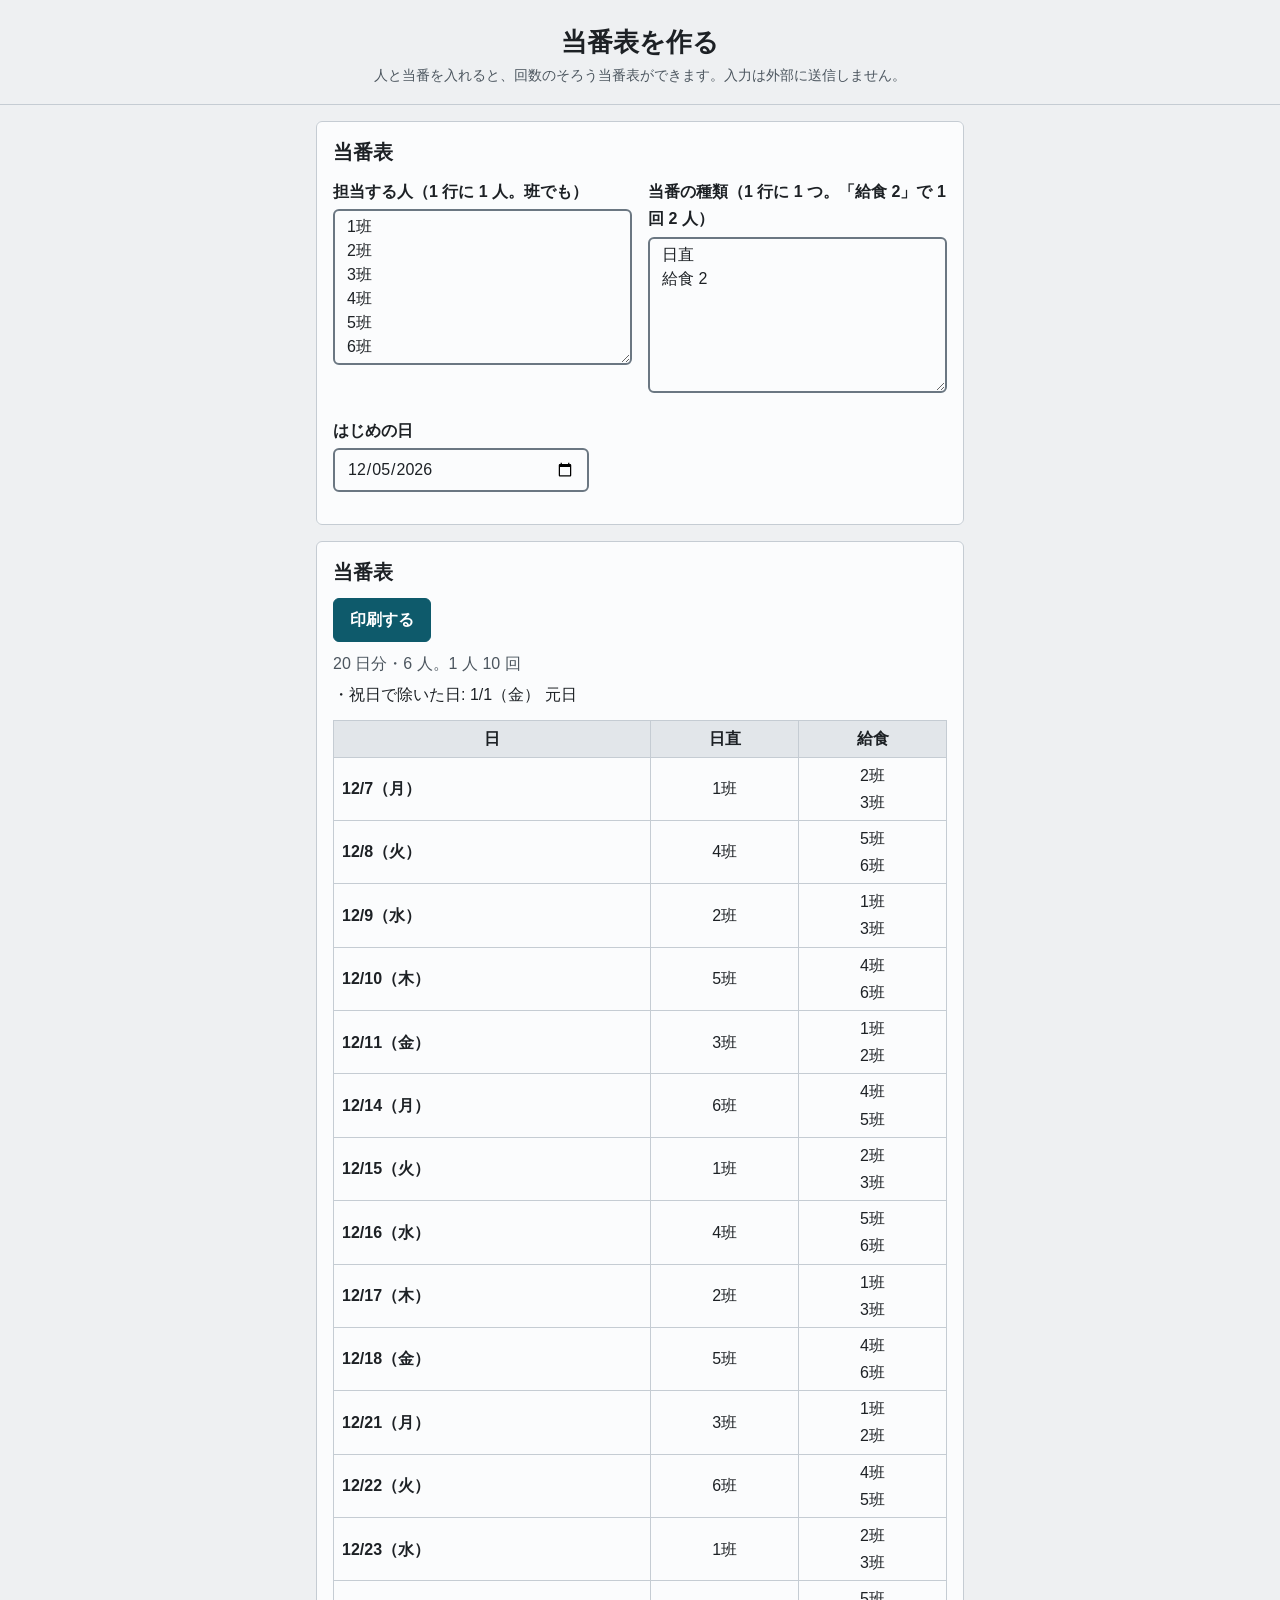
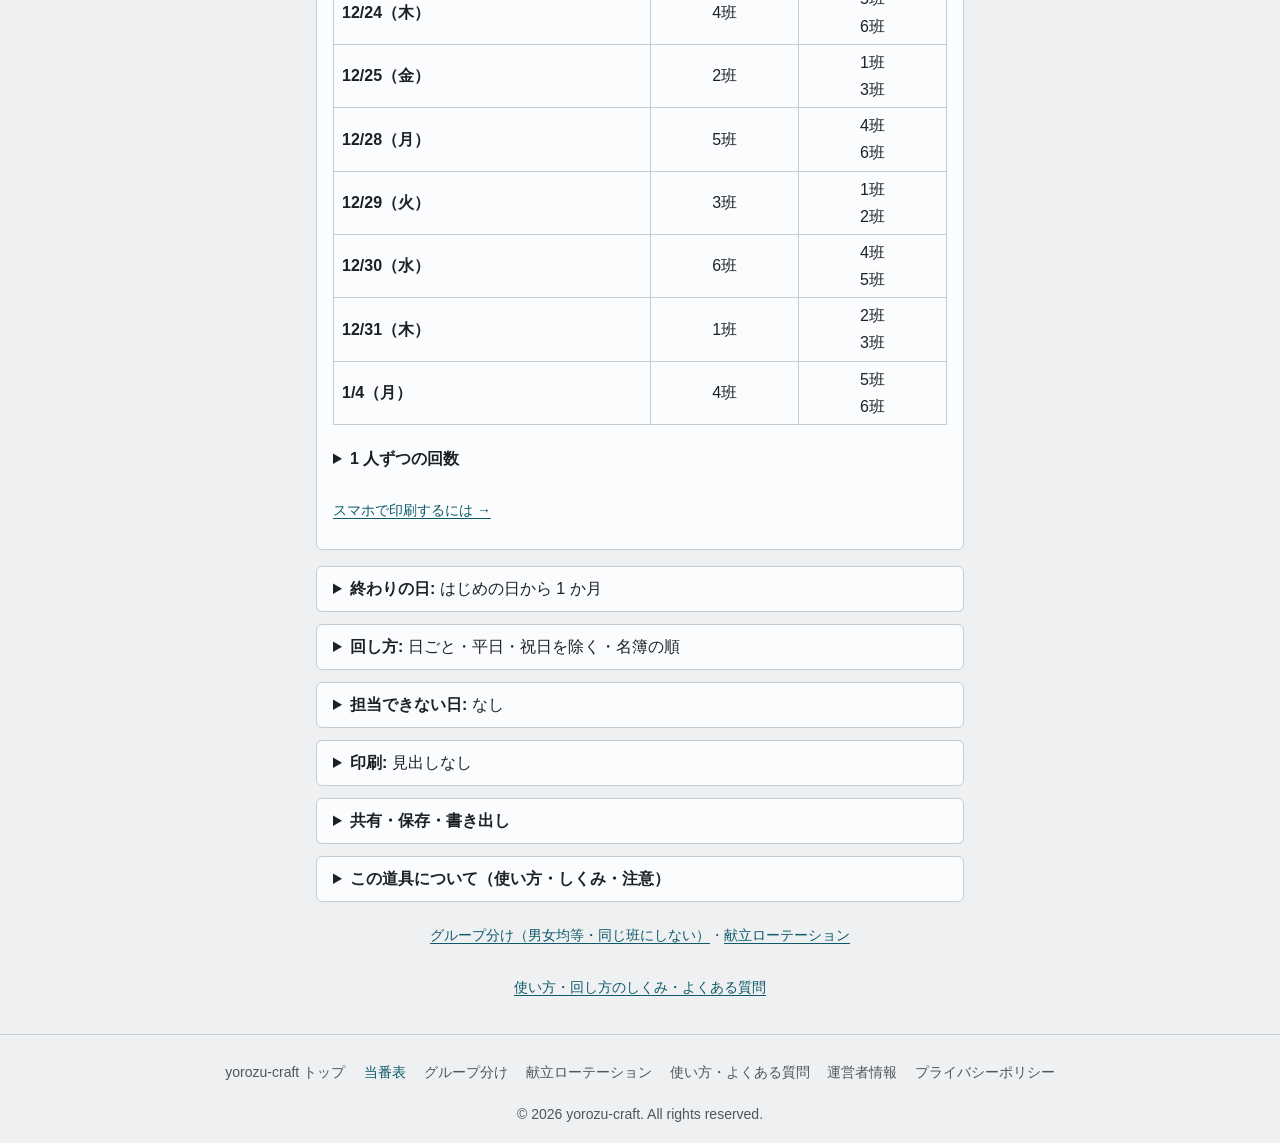
<file: index.html>
<!DOCTYPE html>
<html lang="ja">
<head>
  <meta charset="UTF-8">
  <meta name="viewport" content="width=device-width, initial-scale=1.0">
  <title>当番表 作成ツール｜ローテーションを自動で作って印刷（無料・登録なし）｜yorozu-craft</title>
  <meta name="description" content="人と当番の種類と期間を入れると、回数がそろうローテーションの当番表を自動で作成。日ごと・週ごと、祝日を除く、担当できない日。A4 で印刷、スマホでも。登録なし・無料。">
  <meta name="robots" content="index, follow">
  <link rel="canonical" href="https://yorozu-craft.com/toban/">

  <meta property="og:title" content="当番表 作成ツール｜yorozu-craft">
  <meta property="og:description" content="人と当番の種類と期間を入れると、回数がそろうローテーションの当番表を自動で作成。日ごと・週ごと、祝日を除く、担当できない日。A4 で印刷、スマホでも。登録なし・無料。">
  <meta property="og:type" content="website">
  <meta property="og:url" content="https://yorozu-craft.com/toban/">
  <meta property="og:site_name" content="yorozu-craft">
  <meta property="og:locale" content="ja_JP">
  <meta property="og:image" content="https://yorozu-craft.com/toban/og-image.png">
  <meta property="og:image:width" content="1200">
  <meta property="og:image:height" content="630">
  <meta name="twitter:card" content="summary_large_image">
  <meta name="theme-color" content="#eef0f2" media="(prefers-color-scheme: light)">
  <meta name="theme-color" content="#15191d" media="(prefers-color-scheme: dark)">

  <script type="application/ld+json">
  {
    "@context": "https://schema.org",
    "@type": "WebApplication",
    "name": "当番表を作る",
    "description": "人と当番の種類と期間を入れると、回数がそろうローテーションの当番表を自動で作成。日ごと・週ごと、祝日を除く、担当できない日。A4 で印刷、スマホでも。登録なし・無料。",
    "url": "https://yorozu-craft.com/toban/",
    "applicationCategory": "UtilitiesApplication",
    "operatingSystem": "All",
    "offers": { "@type": "Offer", "price": "0", "priceCurrency": "JPY" },
    "inLanguage": "ja"
  }
  </script>

  <!-- Google AdSense: サイト所有確認の meta だけ。AdSense 審査が通るまで本文の薄いページは広告 script を外す（2026-10-04）。通ったら本文を足してから戻す -->
  <meta name="google-adsense-account" content="ca-pub-5375267956079717">

  <link rel="icon" href="./favicon.svg" type="image/svg+xml">
  <link rel="apple-touch-icon" href="./apple-touch-icon.png">
  <link rel="manifest" href="./manifest.webmanifest">
  <link rel="stylesheet" href="./style.css">
</head>
<body>

  <!-- 上端の固定バー（印刷物なので中身は印刷ボタン。印刷ボタンの行が画面の外にあるときだけ出す） -->
  <div class="fixbar" id="fixbar" role="status" hidden>
    <button type="button"><span id="fixbar-text"></span></button>
  </div>

  <header class="app-header">
    <h1>当番表を作る</h1>
    <p class="subtitle">人と当番を入れると、回数のそろう当番表ができます。入力は外部に送信しません。</p>
  </header>

  <main class="app-main">

    <div id="shared-banner" class="notice" hidden>
      <p id="shared-msg"></p>
      <p class="btn-row">
        <button type="button" id="shared-save" class="btn">この端末に保存する</button>
        <a class="btn" href="./">自分の当番表を作る</a>
      </p>
    </div>

    <form id="form" autocomplete="off" onsubmit="return false">
      <!-- 必須の設定（印刷物は 4 項目まで） -->
      <fieldset class="card req">
        <legend>当番表</legend>
        <div class="two">
          <div class="field">
            <label for="people">担当する人（1 行に 1 人。班でも）</label>
            <textarea id="people" rows="6" spellcheck="false" placeholder="例：&#10;青木&#10;井上&#10;上田"></textarea>
          </div>
          <div class="field">
            <label for="duties">当番の種類（1 行に 1 つ。「給食 2」で 1 回 2 人）</label>
            <textarea id="duties" rows="6" spellcheck="false" placeholder="例：&#10;日直&#10;給食 2"></textarea>
          </div>
        </div>
        <div class="field">
          <label for="start">はじめの日</label>
          <input type="date" id="start">
        </div>
      </fieldset>
    </form>

    <!-- 主なボタンと見本 -->
    <section class="card result-card" id="result-card" tabindex="-1" aria-labelledby="h-result">
      <h2 id="h-result">当番表</h2>
      <div class="btn-row" id="print-row">
        <button type="button" id="print" class="btn btn-primary">印刷する</button>
        <button type="button" id="reroll" class="btn" hidden>くじを引き直す</button>
      </div>
      <div id="result-main" aria-live="polite">
        <p class="result-sub" id="summary"></p>
        <ul id="notes" class="notes"></ul>
      </div>
      <div class="table-scroll"><table id="roster" class="roster"></table></div>
      <details class="rels" id="d-counts">
        <summary>1 人ずつの回数</summary>
        <div class="table-scroll"><table id="counts" class="roster counts"></table></div>
      </details>
      <p class="small"><span id="seed-label"></span> <a href="../print-help.html">スマホで印刷するには →</a></p>
    </section>

    <div class="opts">
      <!-- 終わりの日は既定（はじめの日から 1 か月）で足りるので、結果の後ろの折りたたみへ（ROADMAP 7.73 判断 2。入力欄 3） -->
      <details class="card opt" id="opt-end">
        <summary>終わりの日: <span class="opt-state"></span></summary>
        <div class="field">
          <label for="end">終わりの日</label>
          <input type="date" id="end">
        </div>
      </details>
      <details class="card opt" id="opt-unit">
        <summary>回し方: <span class="opt-state"></span></summary>
        <div class="field">
          <span class="label">区切り</span>
          <div class="seg" role="radiogroup" aria-label="区切り">
            <label><input type="radio" name="unit" value="day" checked> 日ごと</label>
            <label><input type="radio" name="unit" value="week"> 週ごと（月曜はじまり）</label>
          </div>
        </div>
        <fieldset class="field plain">
          <legend class="label">当番の曜日</legend>
          <div class="days" id="days"></div>
          <label class="check"><input type="checkbox" id="skip-hol" checked> 祝日を除く</label>
          <p class="hint" id="hol-info"></p>
        </fieldset>
        <div class="field">
          <span class="label">順番</span>
          <div class="seg" role="radiogroup" aria-label="順番">
            <label><input type="radio" name="order" value="turn" checked> 名簿の順に回す</label>
            <label><input type="radio" name="order" value="lottery"> くじ</label>
          </div>
          <p class="hint">どちらも回数をそろえ、なるべく続けて当番にしません。前回の続きにするときは、名簿の先頭を次の人に。</p>
        </div>
      </details>

      <details class="card opt" id="opt-unavail">
        <summary>担当できない日: <span class="opt-state"></span></summary>
        <div class="field">
          <label for="unavail">1 行に 1 人「名前: 日付や曜日」</label>
          <textarea id="unavail" rows="3" spellcheck="false" placeholder="例：&#10;青木: 10/3, 10/17&#10;井上: 水"></textarea>
          <p class="hint">その日は当番に入れません（週ごとなら、その週の当番の日がぜんぶのとき）。</p>
        </div>
      </details>

      <details class="card opt" id="opt-print">
        <summary>印刷: <span class="opt-state"></span></summary>
        <div class="field">
          <label for="title">見出し</label>
          <input type="text" id="title" maxlength="40" placeholder="例：3年2組 掃除当番（10月）">
        </div>
        <label class="check"><input type="checkbox" id="print-counts" checked> 1 人ずつの回数の表も印刷する</label>
        <label class="check"><input type="checkbox" id="print-credit" checked> 紙の下に「yorozu-craft.com/toban/print/ で作成」と小さく入れる</label>
        <p class="hint">A4 縦。行が多いときは 2 枚目に続きます。</p>
      </details>
    </div>

    <details class="card opt" id="file-box">
      <summary>共有・保存・書き出し</summary>
      <label class="check"><input type="checkbox" id="share-names"> 名前と見出しも入れる</label>
      <p class="hint">入れないときは、名前の代わりに 1, 2, 3 … で出ます。</p>
      <div class="btn-row">
        <button type="button" id="share" class="btn">共有リンクをコピー</button>
      </div>
      <p id="share-msg" class="small" aria-live="polite"></p>
      <input type="text" id="share-url" readonly hidden aria-label="共有リンク">
      <p class="small">入力内容はこの端末のブラウザ（localStorage、キー <code>toban_duty</code>）にだけ保存され、外部には送信されません。書き出し・読み込みはこの画面のボタンから。</p>
      <div class="btn-row">
        <button type="button" id="backup-export" class="btn">ファイルに書き出す</button>
        <button type="button" id="backup-import" class="btn">ファイルから読み込む</button>
        <button type="button" class="btn" data-reset-storage="toban_">保存した内容をすべて消す（初期状態に戻す）</button>
      </div>
      <input type="file" id="backup-file" accept=".json,application/json" hidden>
      <p id="backup-msg" class="small" aria-live="polite"></p>
    </details>

    <!-- about-tool: 道具の説明（使い方ページの要約。AdSense 審査 2026-10-04） -->
    <details class="about-tool card opt" id="about-tool">
      <summary>この道具について（使い方・しくみ・注意）</summary>
      <h3>できること</h3>
      <p>担当する人と当番の種類、期間を入れると、当番表を作って A4 縦に印刷できます。「給食 2」と書くと、1 回に 2 人の当番になります。</p>
      <h3>使い方の要点</h3>
      <ul>
      <li>担当する人（班でも）を 1 行に 1 人ずつ、当番の種類を 1 行に 1 つ入れ、はじめの日を選びます（終わりの日は 1 か月後。折りたたみで変えられます）。</li>
      <li>「回し方」で、日ごとか週ごとか、当番の曜日、祝日を除くか、名簿の順に回すかくじかを選びます。</li>
      <li>休みの日がある人は「担当できない日」に「青木: 10/3, 水」の形で入れます。できた表を見て「印刷する」を押します。</li>
      </ul>
      <h3>しくみ</h3>
      <p>1 日（週ごとなら 1 週）ずつ、その日の当番の枠と人の組み合わせを、次の順で優先して決めます。1) それまでの回数が少ない人、2) すぐ前の日（週）に当番でなかった人、3) その当番をした回数が少ない人、4) 名簿の順に回すなら前の当番の次の当番と名簿の順、くじなら乱数。担当できない日の人は入れず、1 人が同じ日に 2 つの当番はしません。人が足りない枠は「—」で空けます。同じくじ番号・同じ入力なら、いつでも同じ結果です。</p>
      <h3>注意</h3>
      <p>入力内容はこの端末のブラウザ（localStorage、キー toban_duty）にだけ保存され、外部には送信されません。共有リンクは、既定では名前が入らず番号で出ます。名前を入れると、受け取った人（転送された人も）が読めます。配慮が必要な人の当番は、条件で指定したうえで最後は人が確かめてください。祝日は内閣府「国民の祝日」について（2025〜2027 年）に合わせています。</p>
      <p>回し方のくわしい決め方は<a href="./guide.html">当番表・グループ分けの使い方</a>に。</p>
    </details>
    <!-- /about-tool -->

    <p class="small center"><a href="./group/">グループ分け（男女均等・同じ班にしない）</a>・<a href="./kondate/">献立ローテーション</a></p>
    <p class="small center"><a href="./guide.html">使い方・回し方のしくみ・よくある質問</a></p>

  </main>

  <footer class="app-footer">
    <nav class="footer-nav" aria-label="フッターナビゲーション">
      <ul>
        <li><a href="../">yorozu-craft トップ</a></li>
        <li><a href="./" aria-current="page">当番表</a></li>
        <li><a href="./group/">グループ分け</a></li>
        <li><a href="./kondate/">献立ローテーション</a></li>
        <li><a href="./guide.html">使い方・よくある質問</a></li>
        <li><a href="../about.html">運営者情報</a></li>
        <li><a href="../privacy-policy.html">プライバシーポリシー</a></li>
      </ul>
    </nav>
    <p>&copy; 2026 yorozu-craft. All rights reserved.</p>
  </footer>

  <!-- 印刷するもの（いつも最新にしておく。ブラウザのメニューから印刷しても白紙にならないように） -->
  <div id="print-area" class="print-area" aria-hidden="true"></div>

  <script src="./used.js"></script>
  <script src="./constants.js"></script>
  <script src="./text.js"></script>
  <script src="./screen.js"></script>
  <script src="./calc.js"></script>
  <script src="./reset-storage.js"></script>
  <script src="./main.js"></script>
  <!-- Cloudflare Web Analytics（Cookie を使わないアクセス解析） --><script type='module' src='https://static.cloudflareinsights.com/beacon.min.js' data-cf-beacon='{"token": "b79bf821e1fd4b6683866d493b1de426"}'></script><!-- End Cloudflare Web Analytics -->
</body>
</html>
</file>
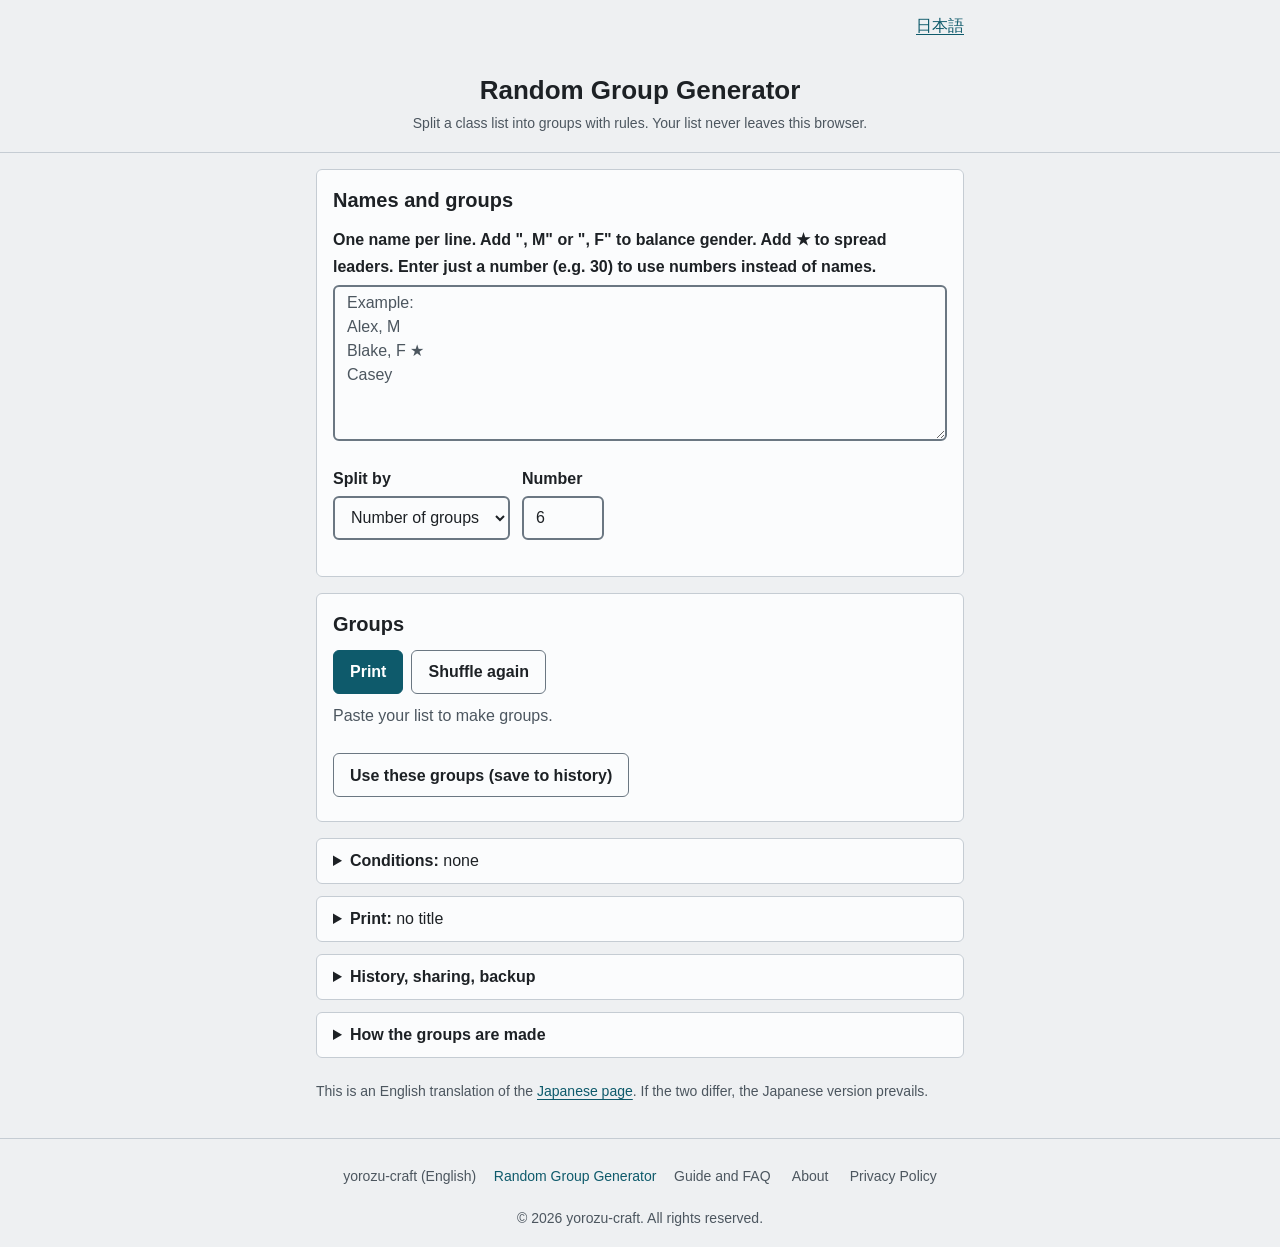
<file: en/index.html>
<!DOCTYPE html>
<html lang="en">
<head>
  <meta charset="UTF-8">
  <meta name="viewport" content="width=device-width, initial-scale=1.0">
  <title>Random Group Generator with Conditions — Gender Balance, Keep Apart | yorozu-craft</title>
  <meta name="description" content="Paste names and split them into random groups. Balance gender, keep certain students apart or together, avoid last time's groups. Print on A4 or Letter. Free, no sign-up.">
  <meta name="robots" content="index, follow">
  <link rel="canonical" href="https://yorozu-craft.com/toban/en/">
  <link rel="alternate" hreflang="ja" href="https://yorozu-craft.com/toban/group/">
  <link rel="alternate" hreflang="en" href="https://yorozu-craft.com/toban/en/">
  <link rel="alternate" hreflang="x-default" href="https://yorozu-craft.com/toban/group/">

  <meta property="og:title" content="Random Group Generator with Conditions | yorozu-craft">
  <meta property="og:description" content="Paste names and split them into random groups. Balance gender, keep certain students apart or together, avoid last time's groups. Print on A4 or Letter. Free, no sign-up.">
  <meta property="og:type" content="website">
  <meta property="og:url" content="https://yorozu-craft.com/toban/en/">
  <meta property="og:site_name" content="yorozu-craft">
  <meta property="og:locale" content="en_US">
  <meta property="og:image" content="https://yorozu-craft.com/toban/og-image.png">
  <meta property="og:image:width" content="1200">
  <meta property="og:image:height" content="630">
  <meta name="twitter:card" content="summary_large_image">
  <meta name="theme-color" content="#eef0f2" media="(prefers-color-scheme: light)">
  <meta name="theme-color" content="#15191d" media="(prefers-color-scheme: dark)">

  <script type="application/ld+json">
  {
    "@context": "https://schema.org",
    "@type": "WebApplication",
    "name": "Random Group Generator",
    "description": "Paste names and split them into random groups. Balance gender, keep certain students apart or together, avoid last time's groups. Print on A4 or Letter. Free, no sign-up.",
    "url": "https://yorozu-craft.com/toban/en/",
    "applicationCategory": "UtilitiesApplication",
    "operatingSystem": "All",
    "offers": { "@type": "Offer", "price": "0", "priceCurrency": "JPY" },
    "inLanguage": "en"
  }
  </script>

  <!-- Google AdSense: サイト所有確認の meta だけ（広告の script は外した。yorozu-plans D863） -->
  <meta name="google-adsense-account" content="ca-pub-5375267956079717">

  <link rel="icon" href="../favicon.svg" type="image/svg+xml">
  <link rel="apple-touch-icon" href="../apple-touch-icon.png">
  <link rel="manifest" href="../manifest.webmanifest">
  <link rel="stylesheet" href="../style.css">
  <style>@media print { @page { size: auto; } }</style>
</head>
<body>

  <div class="fixbar" id="fixbar" role="status" hidden>
    <button type="button"><span id="fixbar-text"></span></button>
  </div>

  <header>
    <p class="lang-switch"><a href="../group/" hreflang="ja" lang="ja">日本語</a></p>
    <div class="app-header">
      <h1>Random Group Generator</h1>
      <p class="subtitle">Split a class list into groups with rules. Your list never leaves this browser.</p>
    </div>
  </header>

  <main class="app-main">

    <div id="shared-banner" class="notice" hidden>
      <p id="shared-msg"></p>
      <p class="btn-row">
        <button type="button" id="shared-save" class="btn">Save on this device</button>
        <a class="btn" href="./">Make my own groups</a>
      </p>
    </div>

    <fieldset class="card req watch">
      <legend>Names and groups</legend>
      <div class="field">
        <label for="names">One name per line. Add ", M" or ", F" to balance gender. Add ★ to spread leaders. Enter just a number (e.g. 30) to use numbers instead of names.</label>
        <textarea id="names" rows="6" spellcheck="false" placeholder="Example:&#10;Alex, M&#10;Blake, F ★&#10;Casey"></textarea>
      </div>
      <div class="inline">
        <div class="field">
          <label for="by">Split by</label>
          <select id="by">
            <option value="count">Number of groups</option>
            <option value="size">People per group</option>
          </select>
        </div>
        <div class="field">
          <label for="n">Number</label>
          <input type="number" id="n" inputmode="numeric" min="1" max="300" value="6">
        </div>
      </div>
      <p id="people-info" class="small" aria-live="polite"></p>
    </fieldset>

    <section class="card result-card" id="result-card" tabindex="-1" aria-labelledby="h-result">
      <h2 id="h-result">Groups</h2>
      <div class="btn-row" id="print-row">
        <button type="button" id="print" class="btn btn-primary">Print</button>
        <button type="button" id="reroll" class="btn">Shuffle again</button>
      </div>
      <div id="result-main" aria-live="polite">
        <p class="result-sub" id="summary"></p>
        <ul id="notes" class="notes"></ul>
      </div>
      <div id="groups" class="groups"></div>
      <p class="btn-row"><button type="button" id="decide" class="btn">Use these groups (save to history)</button></p>
      <p id="decide-msg" class="small" aria-live="polite"></p>
      <p class="small"><span id="seed-label"></span></p>
      <p id="next-step" hidden></p>
    </section>

    <div class="opts watch">
      <details class="card opt" id="opt-cond">
        <summary>Conditions: <span class="opt-state"></span></summary>
        <label class="check"><input type="checkbox" id="gender"> Balance gender (counts differ by 1 at most)</label>
        <label class="check"><input type="checkbox" id="star"> Spread ★ people evenly (leaders, helpers)</label>
        <div class="field">
          <label for="apart">Keep apart (one set per line)</label>
          <textarea id="apart" rows="3" spellcheck="false" placeholder="Example:&#10;Alex, Blake&#10;Casey, Drew, Emery"></textarea>
          <p class="hint">Everyone on a line goes to a different group.</p>
        </div>
        <div class="field">
          <label for="together">Keep together (one set per line)</label>
          <textarea id="together" rows="2" spellcheck="false" placeholder="Example:&#10;Finley, Gray"></textarea>
        </div>
        <label class="check"><input type="checkbox" id="avoid-prev"> Avoid last time's groupmates</label>
        <p id="prev-info" class="hint"></p>
      </details>

      <details class="card opt" id="opt-print">
        <summary>Print: <span class="opt-state"></span></summary>
        <div class="field">
          <label for="title">Title</label>
          <input type="text" id="title" maxlength="40" placeholder="Example: Science lab groups">
        </div>
        <label class="check"><input type="checkbox" id="print-credit" checked> Add a small "Made at yorozu-craft.com/toban/print/" line</label>
        <p class="hint">Uses your printer's paper size (A4 or Letter).</p>
      </details>
    </div>

    <details class="card opt" id="file-box">
      <summary>History, sharing, backup</summary>
      <h3>Past groups (newest first, up to 10)</h3>
      <ol id="history" class="history"></ol>
      <label class="check"><input type="checkbox" id="share-names"> Include names and title</label>
      <p class="hint">Without names, people appear as list numbers (1, 2, 3…).</p>
      <div class="btn-row">
        <button type="button" id="share" class="btn">Copy share link</button>
      </div>
      <p id="share-msg" class="small" aria-live="polite"></p>
      <input type="text" id="share-url" readonly hidden aria-label="Share link">
      <p class="small">Your list, conditions, and history are stored only in this browser (localStorage, key <code>toban_group</code>) and are never sent anywhere.</p>
      <div class="btn-row">
        <button type="button" id="backup-export" class="btn">Save to file</button>
        <button type="button" id="backup-import" class="btn">Load from file</button>
        <button type="button" class="btn" data-reset-storage="toban_">Delete everything saved (reset)</button>
      </div>
      <input type="file" id="backup-file" accept=".json,application/json" hidden>
      <p id="backup-msg" class="small" aria-live="polite"></p>
    </details>

    <details class="card content opt">
      <summary>How the groups are made</summary>
      <p>Groups are as even as possible: sizes differ by one person at most. With rules on, the tool shuffles and swaps people to meet every rule. If a rule cannot be met, it tells you which one.</p>
      <p>The same draw number, list, and settings always give the same groups, so a shared link shows exactly what you saw.</p>
      <p class="small"><a href="./guide.html">Guide and FAQ</a></p>
      <p class="small"><a href="/post/?from=/toban/en/">Feedback box</a> (in Japanese; you can write in English). We read every message but do not reply.</p>
    </details>

    <p class="small translation-note">This is an English translation of the <a href="../group/" hreflang="ja">Japanese page</a>. If the two differ, the Japanese version prevails.</p>
  </main>

  <footer class="app-footer">
    <nav class="footer-nav" aria-label="Footer">
      <ul>
        <li><a href="../../en/">yorozu-craft (English)</a></li>
        <li><a href="./" aria-current="page">Random Group Generator</a></li>
        <li><a href="./guide.html">Guide and FAQ</a></li>
        <li><a href="../../en/about.html">About</a></li>
        <li><a href="../../en/privacy-policy.html">Privacy Policy</a></li>
      </ul>
    </nav>
    <p>&copy; 2026 yorozu-craft. All rights reserved.</p>
  </footer>

  <div id="print-area" class="print-area" aria-hidden="true"></div>

  <script src="../used.js"></script>
  <script src="../text.js"></script>
  <script src="../screen.js"></script>
  <script src="../calc.js"></script>
  <script src="../reset-storage.js"></script>
  <script src="../group.js"></script>
  <!-- Cloudflare Web Analytics（Cookie を使わないアクセス解析） --><script type='module' src='https://static.cloudflareinsights.com/beacon.min.js' data-cf-beacon='{"token": "b79bf821e1fd4b6683866d493b1de426"}'></script><!-- End Cloudflare Web Analytics -->
</body>
</html>
</file>
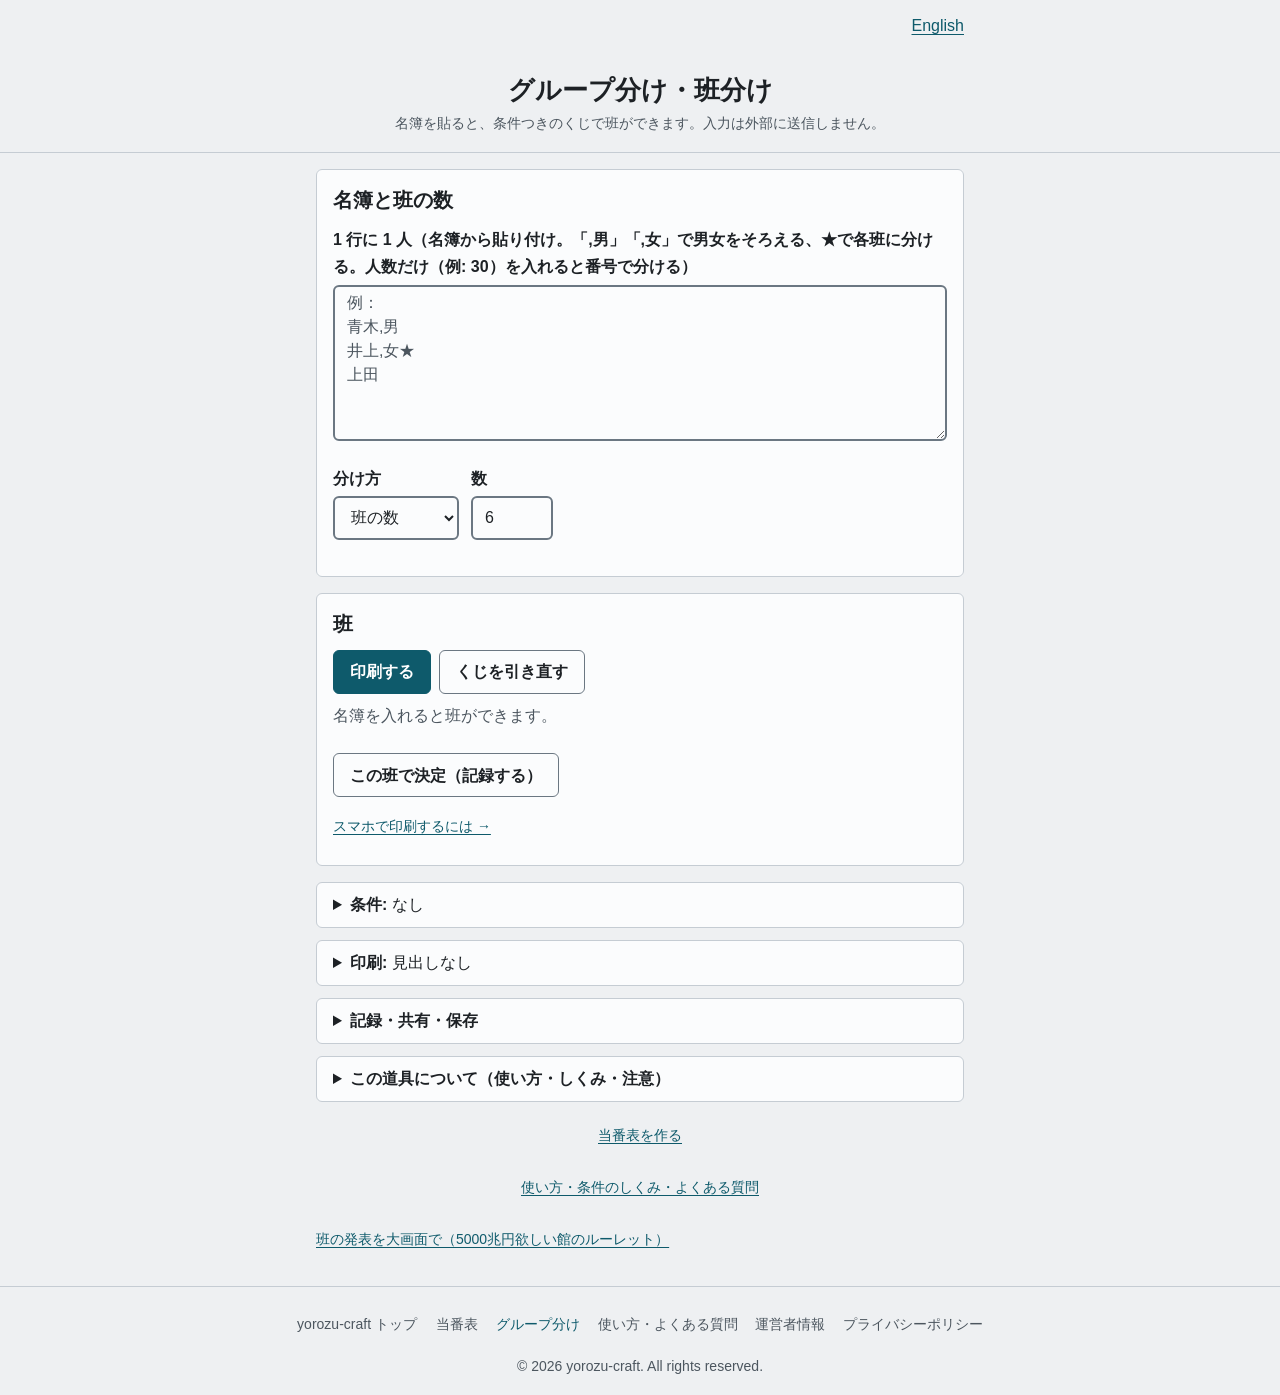
<file: group/index.html>
<!DOCTYPE html>
<html lang="ja">
<head>
  <meta charset="UTF-8">
  <meta name="viewport" content="width=device-width, initial-scale=1.0">
  <title>グループ分け・班分けツール｜男女均等・同じ班にしない条件つき（無料・登録なし）｜yorozu-craft</title>
  <meta name="description" content="名簿を貼るだけでランダムにグループ分け・班分け。男女の数をそろえる、この人たちは別の班・同じ班、前回と同じ班を避ける。A4 で印刷、共有リンク。登録なし・無料。">
  <meta name="robots" content="index, follow">
  <link rel="canonical" href="https://yorozu-craft.com/toban/group/">
  <link rel="alternate" hreflang="ja" href="https://yorozu-craft.com/toban/group/">
  <link rel="alternate" hreflang="en" href="https://yorozu-craft.com/toban/en/">
  <link rel="alternate" hreflang="x-default" href="https://yorozu-craft.com/toban/group/">

  <meta property="og:title" content="グループ分け・班分けツール｜yorozu-craft">
  <meta property="og:description" content="名簿を貼るだけでランダムにグループ分け・班分け。男女の数をそろえる、この人たちは別の班・同じ班、前回と同じ班を避ける。A4 で印刷、共有リンク。登録なし・無料。">
  <meta property="og:type" content="website">
  <meta property="og:url" content="https://yorozu-craft.com/toban/group/">
  <meta property="og:site_name" content="yorozu-craft">
  <meta property="og:locale" content="ja_JP">
  <meta property="og:image" content="https://yorozu-craft.com/toban/og-image.png">
  <meta property="og:image:width" content="1200">
  <meta property="og:image:height" content="630">
  <meta name="twitter:card" content="summary_large_image">
  <meta name="theme-color" content="#eef0f2" media="(prefers-color-scheme: light)">
  <meta name="theme-color" content="#15191d" media="(prefers-color-scheme: dark)">

  <script type="application/ld+json">
  {
    "@context": "https://schema.org",
    "@type": "WebApplication",
    "name": "グループ分け・班分け",
    "description": "名簿を貼るだけでランダムにグループ分け・班分け。男女の数をそろえる、この人たちは別の班・同じ班、前回と同じ班を避ける。A4 で印刷、共有リンク。登録なし・無料。",
    "url": "https://yorozu-craft.com/toban/group/",
    "applicationCategory": "UtilitiesApplication",
    "operatingSystem": "All",
    "offers": { "@type": "Offer", "price": "0", "priceCurrency": "JPY" },
    "inLanguage": "ja"
  }
  </script>

  <!-- Google AdSense: サイト所有確認の meta だけ。AdSense 審査が通るまで本文の薄いページは広告 script を外す（2026-10-04）。通ったら本文を足してから戻す -->
  <meta name="google-adsense-account" content="ca-pub-5375267956079717">

  <link rel="icon" href="../favicon.svg" type="image/svg+xml">
  <link rel="apple-touch-icon" href="../apple-touch-icon.png">
  <link rel="manifest" href="../manifest.webmanifest">
  <link rel="stylesheet" href="../style.css">
</head>
<body>

  <div class="fixbar" id="fixbar" role="status" hidden>
    <button type="button"><span id="fixbar-text"></span></button>
  </div>

  <header>
    <p class="lang-switch"><a href="../en/" hreflang="en" lang="en">English</a></p>
    <div class="app-header">
      <h1>グループ分け・班分け</h1>
      <p class="subtitle">名簿を貼ると、条件つきのくじで班ができます。入力は外部に送信しません。</p>
    </div>
  </header>

  <main class="app-main">

    <div id="shared-banner" class="notice" hidden>
      <p id="shared-msg"></p>
      <p class="btn-row">
        <button type="button" id="shared-save" class="btn">この端末に保存する</button>
        <a class="btn" href="./">自分の班分けを作る</a>
      </p>
    </div>

    <fieldset class="card req watch">
      <legend>名簿と班の数</legend>
      <div class="field">
        <label for="names">1 行に 1 人（名簿から貼り付け。「,男」「,女」で男女をそろえる、★で各班に分ける。人数だけ（例: 30）を入れると番号で分ける）</label>
        <textarea id="names" rows="6" spellcheck="false" placeholder="例：&#10;青木,男&#10;井上,女★&#10;上田"></textarea>
      </div>
      <div class="inline">
        <div class="field">
          <label for="by">分け方</label>
          <select id="by">
            <option value="count">班の数</option>
            <option value="size">1 班の人数</option>
          </select>
        </div>
        <div class="field">
          <label for="n">数</label>
          <input type="number" id="n" inputmode="numeric" min="1" max="300" value="6">
        </div>
      </div>
      <p id="people-info" class="small" aria-live="polite"></p>
    </fieldset>

    <section class="card result-card" id="result-card" tabindex="-1" aria-labelledby="h-result">
      <h2 id="h-result">班</h2>
      <div class="btn-row" id="print-row">
        <button type="button" id="print" class="btn btn-primary">印刷する</button>
        <button type="button" id="reroll" class="btn">くじを引き直す</button>
      </div>
      <div id="result-main" aria-live="polite">
        <p class="result-sub" id="summary"></p>
        <ul id="notes" class="notes"></ul>
      </div>
      <div id="groups" class="groups"></div>
      <p class="btn-row"><button type="button" id="decide" class="btn">この班で決定（記録する）</button></p>
      <p id="decide-msg" class="small" aria-live="polite"></p>
      <p class="small"><span id="seed-label"></span> <a href="../../print-help.html">スマホで印刷するには →</a></p>
      <p id="next-step" class="next-step" hidden><a href="../" data-base="../">この班で当番表を作る</a></p>
    </section>

    <div class="opts watch">
      <details class="card opt" id="opt-cond">
        <summary>条件: <span class="opt-state"></span></summary>
        <label class="check"><input type="checkbox" id="gender"> 男女の数を班ごとにそろえる（差は 1 人まで）</label>
        <label class="check"><input type="checkbox" id="star"> ★の人を班ごとにそろえる（班長の候補など）</label>
        <div class="field">
          <label for="apart">別の班にする人（1 行に 1 組）</label>
          <textarea id="apart" rows="3" spellcheck="false" placeholder="例：&#10;青木、井上&#10;上田、江藤、小川"></textarea>
          <p class="hint">同じ行の人は、みんな別の班になります。</p>
        </div>
        <div class="field">
          <label for="together">同じ班にする人（1 行に 1 組）</label>
          <textarea id="together" rows="2" spellcheck="false" placeholder="例：&#10;加藤、木村"></textarea>
        </div>
        <label class="check"><input type="checkbox" id="avoid-prev"> 前回と同じ班だった人を、なるべく別の班に</label>
        <p id="prev-info" class="hint"></p>
      </details>

      <details class="card opt" id="opt-print">
        <summary>印刷: <span class="opt-state"></span></summary>
        <div class="field">
          <label for="title">見出し</label>
          <input type="text" id="title" maxlength="40" placeholder="例：理科の実験班（10月）">
        </div>
        <label class="check"><input type="checkbox" id="print-credit" checked> 紙の下に「yorozu-craft.com/toban/print/ で作成」と小さく入れる</label>
        <p class="hint">A4 縦。班ごとに枠で囲みます。</p>
      </details>
    </div>

    <details class="card opt" id="file-box">
      <summary>記録・共有・保存</summary>
      <h3>これまでの班（新しい順・10 件まで）</h3>
      <ol id="history" class="history"></ol>
      <label class="check"><input type="checkbox" id="share-names"> 名前と見出しも入れる</label>
      <p class="hint">入れないときは、名前の代わりに名簿の番号（1, 2, 3 …）で出ます。</p>
      <div class="btn-row">
        <button type="button" id="share" class="btn">共有リンクをコピー</button>
      </div>
      <p id="share-msg" class="small" aria-live="polite"></p>
      <input type="text" id="share-url" readonly hidden aria-label="共有リンク">
      <p class="small">名簿・条件・記録はこの端末のブラウザ（localStorage、キー <code>toban_group</code>）にだけ保存され、外部には送信されません。書き出し・読み込みはこの画面のボタンから。</p>
      <div class="btn-row">
        <button type="button" id="backup-export" class="btn">ファイルに書き出す</button>
        <button type="button" id="backup-import" class="btn">ファイルから読み込む</button>
        <button type="button" class="btn" data-reset-storage="toban_">保存した内容をすべて消す（初期状態に戻す）</button>
      </div>
      <input type="file" id="backup-file" accept=".json,application/json" hidden>
      <p id="backup-msg" class="small" aria-live="polite"></p>
    </details>

    <!-- about-tool: 道具の説明（使い方ページの要約。AdSense 審査 2026-10-04） -->
    <details class="about-tool card opt" id="about-tool">
      <summary>この道具について（使い方・しくみ・注意）</summary>
      <h3>できること</h3>
      <p>名簿を貼り、班の数か 1 班の人数を決めると、すぐに班ができます。どの班も人数の差は 1 人までです。条件つきの班分けを A4 縦に印刷できます。</p>
      <h3>使い方の要点</h3>
      <ul>
      <li>名簿を貼ります。名簿に「,男」「,女」や「★」を付けると、条件に使えます。</li>
      <li>条件は、男女の数をそろえる、★の人をそろえる、別の班にする人（1 行に 1 組）、同じ班にする人、前回と同じ班だった人をなるべく別の班に、から選びます。</li>
      <li>気に入った班は「この班で決定」で記録します。記録しておくと、次に「前回と同じ班」を避けられます。</li>
      </ul>
      <h3>しくみ</h3>
      <p>「同じ班」の人を 1 つのまとまりにして、人数の多いまとまりから空きのある班へ入れます。そのあと、まとまりの入れ替えをくじで何度も試し、守れていない条件の数が減る並びを取ります（焼きなまし法）。条件をすべて守れたら、前回と同じ班だった 2 人の組を減らします。試す回数は人数で決まっていて、時間では打ち切りません。同じくじ番号・同じ入力なら、いつでも同じ結果です。</p>
      <h3>注意</h3>
      <p>守れない条件があると、どの条件かを名前で出します。名簿・条件・記録はこの端末のブラウザ（localStorage、キー toban_group）にだけ保存され、外部には送信されません。共有リンクは、既定では名前が入らず番号で出ます。名前を入れると、受け取った人（転送された人も）が読めます。配慮が必要な人の班は、条件で指定したうえで最後は人が確かめてください。</p>
      <p>条件のくわしいしくみは<a href="../guide.html#group">当番表・グループ分けの使い方</a>に。</p>
    </details>
    <!-- /about-tool -->

    <p class="small center"><a href="../">当番表を作る</a></p>
    <p class="small center"><a href="../guide.html#group">使い方・条件のしくみ・よくある質問</a></p>

    <p class="small"><a href="/hade/roulette/">班の発表を大画面で（5000兆円欲しい館のルーレット）</a></p>
  </main>

  <footer class="app-footer">
    <nav class="footer-nav" aria-label="フッターナビゲーション">
      <ul>
        <li><a href="../../">yorozu-craft トップ</a></li>
        <li><a href="../">当番表</a></li>
        <li><a href="./" aria-current="page">グループ分け</a></li>
        <li><a href="../guide.html">使い方・よくある質問</a></li>
        <li><a href="../../about.html">運営者情報</a></li>
        <li><a href="../../privacy-policy.html">プライバシーポリシー</a></li>
      </ul>
    </nav>
    <p>&copy; 2026 yorozu-craft. All rights reserved.</p>
  </footer>

  <div id="print-area" class="print-area" aria-hidden="true"></div>

  <script src="../used.js"></script>
  <script src="../text.js"></script>
  <script src="../screen.js"></script>
  <script src="../calc.js"></script>
  <script src="../reset-storage.js"></script>
  <script src="../group.js"></script>
  <!-- Cloudflare Web Analytics（Cookie を使わないアクセス解析） --><script type='module' src='https://static.cloudflareinsights.com/beacon.min.js' data-cf-beacon='{"token": "b79bf821e1fd4b6683866d493b1de426"}'></script><!-- End Cloudflare Web Analytics -->
</body>
</html>
</file>
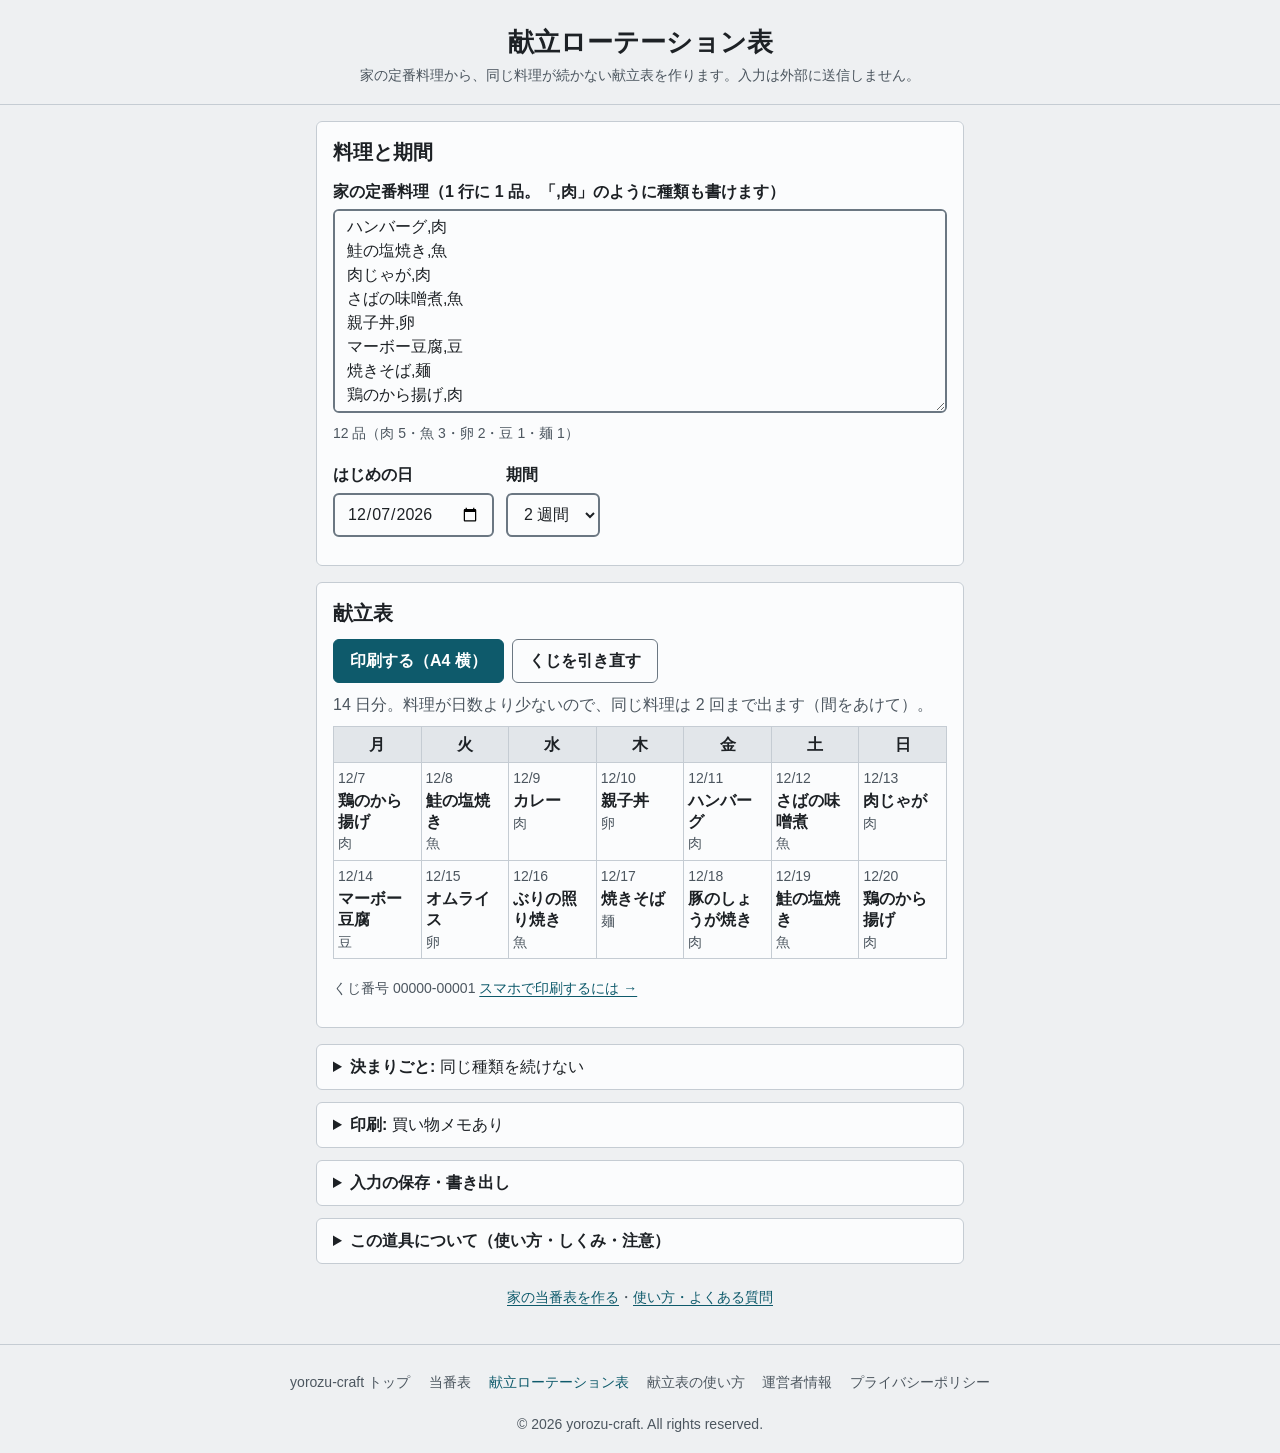
<file: kondate/index.html>
<!DOCTYPE html>
<html lang="ja">
<head>
  <meta charset="UTF-8">
  <meta name="viewport" content="width=device-width, initial-scale=1.0">
  <title>献立ローテーション表｜家の定番料理を並べて 1〜5 週間分を自動で（印刷・無料）｜yorozu-craft</title>
  <meta name="description" content="家の定番料理を 1 行ずつ入れると、同じ料理が続かない献立表を 1〜5 週間分つくります。肉・魚など同じ種類を続けない、金曜はカレーのような決まった日、外食の日。A4 で印刷。レシピは持たず、登録なし・無料。">
  <meta name="robots" content="index, follow">
  <link rel="canonical" href="https://yorozu-craft.com/toban/kondate/">

  <meta property="og:title" content="献立ローテーション表（1〜5 週間・印刷）｜yorozu-craft">
  <meta property="og:description" content="定番料理を入れると、同じ料理・同じ種類が続かない献立表を自動で。決まった日・外食の日。A4 で印刷。">
  <meta property="og:type" content="website">
  <meta property="og:url" content="https://yorozu-craft.com/toban/kondate/">
  <meta property="og:site_name" content="yorozu-craft">
  <meta property="og:locale" content="ja_JP">
  <meta property="og:image" content="https://yorozu-craft.com/toban/og-image.png">
  <meta property="og:image:width" content="1200">
  <meta property="og:image:height" content="630">
  <meta name="twitter:card" content="summary_large_image">
  <meta name="theme-color" content="#eef0f2" media="(prefers-color-scheme: light)">
  <meta name="theme-color" content="#15191d" media="(prefers-color-scheme: dark)">

  <script type="application/ld+json">
  {
    "@context": "https://schema.org",
    "@type": "WebApplication",
    "name": "献立ローテーション表",
    "description": "家の定番料理から、同じ料理・同じ種類が続かない献立表を 1〜5 週間分つくって印刷する。",
    "url": "https://yorozu-craft.com/toban/kondate/",
    "applicationCategory": "UtilitiesApplication",
    "operatingSystem": "All",
    "offers": { "@type": "Offer", "price": "0", "priceCurrency": "JPY" },
    "inLanguage": "ja"
  }
  </script>

  <!-- Google AdSense: サイト所有確認の meta だけ。AdSense 審査が通るまで本文の薄いページは広告 script を外す（2026-10-04）。通ったら本文を足してから戻す -->
  <meta name="google-adsense-account" content="ca-pub-5375267956079717">

  <link rel="icon" href="../favicon.svg" type="image/svg+xml">
  <link rel="apple-touch-icon" href="../apple-touch-icon.png">
  <link rel="manifest" href="../manifest.webmanifest">
  <link rel="stylesheet" href="../style.css">
  <link rel="stylesheet" href="./kondate.css">
</head>
<body>

  <div class="fixbar" id="fixbar" role="status" hidden>
    <button type="button"><span id="fixbar-text"></span></button>
  </div>

  <header class="app-header">
    <h1>献立ローテーション表</h1>
    <p class="subtitle">家の定番料理から、同じ料理が続かない献立表を作ります。入力は外部に送信しません。</p>
  </header>

  <main class="app-main">

    <fieldset class="card req">
      <legend>料理と期間</legend>
      <div class="field">
        <label for="dishes">家の定番料理（1 行に 1 品。「,肉」のように種類も書けます）</label>
        <textarea id="dishes" rows="8" spellcheck="false"></textarea>
        <p class="hint" id="dish-info" aria-live="polite"></p>
      </div>
      <div class="inline">
        <div class="field">
          <label for="start">はじめの日</label>
          <input type="date" id="start">
        </div>
        <div class="field">
          <label for="weeks">期間</label>
          <select id="weeks"><option value="1">1 週間</option><option value="2">2 週間</option><option value="3">3 週間</option><option value="4">4 週間</option><option value="5">5 週間</option></select>
        </div>
      </div>
    </fieldset>

    <section class="card result-card" id="result-card" tabindex="-1" aria-labelledby="h-result">
      <h2 id="h-result">献立表</h2>
      <div class="btn-row">
        <button type="button" id="print" class="btn btn-primary">印刷する（A4 横）</button>
        <button type="button" id="reroll" class="btn">くじを引き直す</button>
      </div>
      <p class="result-sub" id="summary" aria-live="polite"></p>
      <div class="kd-wrap" tabindex="0"><table class="kd-table" id="kd-table"></table></div>
      <p class="small"><span id="seed-label"></span> <a href="../../print-help.html">スマホで印刷するには →</a></p>
    </section>

    <div class="opts">
      <details class="card opt" id="opt-rule">
        <summary>決まりごと: <span class="opt-state"></span></summary>
        <label class="check"><input type="checkbox" id="no-same-kind" checked> 同じ種類（肉・魚など）を 2 日続けない（なるべく）</label>
        <fieldset class="field kd-days">
          <legend>作らない曜日（外食・休みなど）</legend>
          <div id="skip-days"></div>
        </fieldset>
        <div class="field">
          <label for="fixed">決まった日（1 行に 1 つ）</label>
          <textarea id="fixed" rows="2" spellcheck="false" placeholder="例：&#10;金: カレー&#10;日: 手巻きずし"></textarea>
          <p class="hint">その曜日はいつもこの料理にします。</p>
        </div>
      </details>

      <details class="card opt" id="opt-print">
        <summary>印刷: <span class="opt-state"></span></summary>
        <div class="field">
          <label for="title">見出し</label>
          <input type="text" id="title" maxlength="40" placeholder="例：10月の夕ごはん">
        </div>
        <label class="check"><input type="checkbox" id="memo" checked> 日ごとに「買い物メモ」の欄を入れる</label>
        <label class="check"><input type="checkbox" id="credit" checked> 紙の下に「yorozu-craft.com/toban/print/ で作成」と小さく入れる</label>
      </details>
    </div>

    <details class="card opt" id="file-box">
      <summary>入力の保存・書き出し</summary>
      <p class="small">料理と設定はこの端末のブラウザ（localStorage、キー <code>toban_kondate</code>）にだけ保存され、外部には送信されません。書き出し・読み込み・消去はこの画面のボタンから。</p>
      <div class="btn-row">
        <button type="button" id="backup-export" class="btn">ファイルに書き出す</button>
        <button type="button" id="backup-import" class="btn">ファイルから読み込む</button>
        <button type="button" class="btn" data-reset-storage="toban_kondate">保存した内容をすべて消す（初期状態に戻す）</button>
      </div>
      <input type="file" id="backup-file" accept=".json,application/json" hidden>
      <p id="backup-msg" class="small" aria-live="polite"></p>
    </details>

    <!-- about-tool: 道具の説明（使い方ページの要約。AdSense 審査 2026-10-04） -->
    <details class="about-tool card opt" id="about-tool">
      <summary>この道具について（使い方・しくみ・注意）</summary>
      <h3>できること</h3>
      <p>家の定番料理を並べて、1〜5 週間の献立を回す表を作ります。A4 横に印刷でき、日ごとに買い物メモの欄を入れられます。</p>
      <h3>使い方の要点</h3>
      <ul>
      <li>家の定番料理を 1 行に 1 品入れます。「ハンバーグ,肉」のように種類も書けます。</li>
      <li>はじめの日と期間（1〜5 週間）を選びます。外食の曜日や「金: カレー」のような決まった日は、「決まりごと」に入れます。</li>
      <li>「印刷する」で A4 横に印刷します。気に入らなければ「くじを引き直す」を押します。</li>
      </ul>
      <h3>しくみ</h3>
      <p>前の日から 1 日ずつ、次の順で料理を選びます。決まった日の曜日は、その料理で、ほかの日には出しません。ほかの日は、出た回数がいちばん少ない料理から選ぶので、入れた料理が全部 1 回出るまで同じ料理は出ません。同じ回数の中では、前の日と違う種類を先にし、まだ出ていない料理が多い種類から選びます。それでも同じなら、長く出ていない料理で、最後はくじです。同じくじ番号と同じ入力なら、どの端末でも同じ表になります。</p>
      <h3>注意</h3>
      <p>料理と設定はこの端末のブラウザ（localStorage、キー toban_kondate）にだけ保存され、外部には送信されません。栄養の釣り合いは見ていません。料理の名前と種類だけで並べます。レシピは出ません。種類の数が少ないと、同じ種類が続く日が出ます。</p>
      <p>決め方とよくある質問は<a href="./guide.html">献立表の使い方</a>に。</p>
    </details>
    <!-- /about-tool -->

    <p class="small center"><a href="../">家の当番表を作る</a>・<a href="./guide.html">使い方・よくある質問</a></p>

  </main>

  <footer class="app-footer">
    <nav class="footer-nav" aria-label="フッターナビゲーション">
      <ul>
        <li><a href="../../">yorozu-craft トップ</a></li>
        <li><a href="../">当番表</a></li>
        <li><a href="./" aria-current="page">献立ローテーション表</a></li>
        <li><a href="./guide.html">献立表の使い方</a></li>
        <li><a href="../../about.html">運営者情報</a></li>
        <li><a href="../../privacy-policy.html">プライバシーポリシー</a></li>
      </ul>
    </nav>
    <p>&copy; 2026 yorozu-craft. All rights reserved.</p>
  </footer>

  <div id="print-area" class="print-area" aria-hidden="true"></div>

  <script src="../used.js"></script>
  <script src="../screen.js"></script>
  <script src="../calc.js"></script>
  <script src="../reset-storage.js"></script>
  <script src="./kondate-calc.js"></script>
  <script src="./kondate.js"></script>
  <!-- Cloudflare Web Analytics（Cookie を使わないアクセス解析） --><script type='module' src='https://static.cloudflareinsights.com/beacon.min.js' data-cf-beacon='{"token": "b79bf821e1fd4b6683866d493b1de426"}'></script><!-- End Cloudflare Web Analytics -->
</body>
</html>
</file>
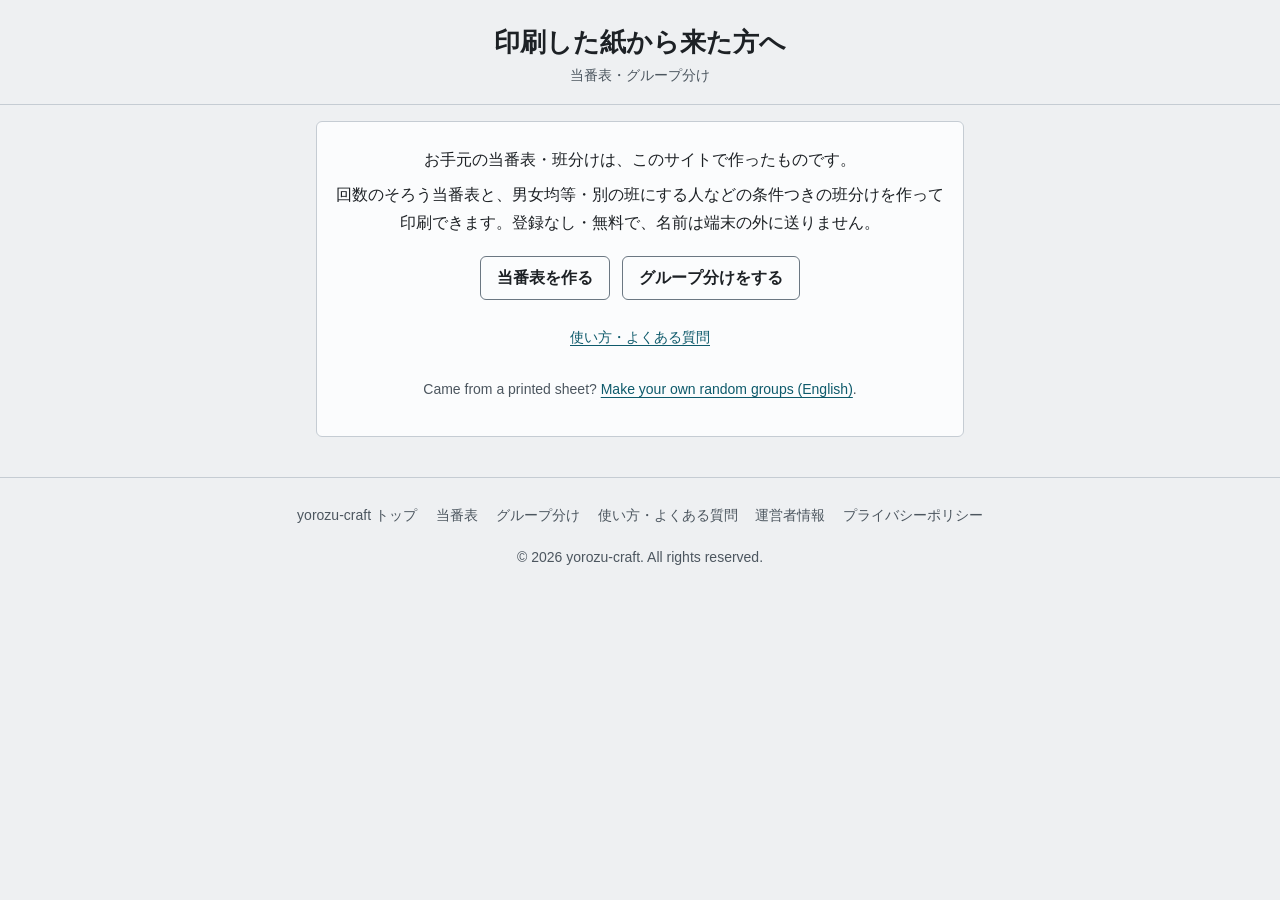
<file: print/index.html>
<!DOCTYPE html>
<html lang="ja">
<head>
  <meta charset="UTF-8">
  <meta name="viewport" content="width=device-width, initial-scale=1.0">
  <title>印刷した当番表・班分けから来た方へ｜yorozu-craft</title>
  <meta name="description" content="印刷した当番表・班分けの「yorozu-craft.com/toban/print/ で作成」から来た方へ。同じような当番表や班分けを作れます。登録なし・無料。">
  <!-- 紙のクレジットから来た人の着地ページ。検索には出さない（sitemap にも載せない） -->
  <meta name="robots" content="noindex">
  <link rel="canonical" href="https://yorozu-craft.com/toban/print/">
  <meta name="theme-color" content="#eef0f2" media="(prefers-color-scheme: light)">
  <meta name="theme-color" content="#15191d" media="(prefers-color-scheme: dark)">

  <!-- Google AdSense（サイト所有確認 + 広告配信スクリプト） -->
  <meta name="google-adsense-account" content="ca-pub-5375267956079717">
  <script async src="https://pagead2.googlesyndication.com/pagead/js/adsbygoogle.js?client=ca-pub-5375267956079717"
     crossorigin="anonymous"></script>

  <link rel="icon" href="../favicon.svg" type="image/svg+xml">
  <link rel="manifest" href="/toban/manifest.webmanifest">
  <link rel="apple-touch-icon" href="../apple-touch-icon.png">
  <link rel="stylesheet" href="../style.css">
  <style>
    .landing { text-align: center; }
    .landing p { margin: var(--sp-2) 0; }
    .landing .btn { margin: var(--sp-3) var(--sp-1) var(--sp-2); }
  </style>
</head>
<body>

  <header class="app-header">
    <h1>印刷した紙から来た方へ</h1>
    <p class="subtitle">当番表・グループ分け</p>
  </header>

  <main class="app-main">
    <section class="card landing">
      <p>お手元の当番表・班分けは、このサイトで作ったものです。</p>
      <p>回数のそろう当番表と、男女均等・別の班にする人などの条件つきの班分けを作って印刷できます。登録なし・無料で、名前は端末の外に送りません。</p>
      <a class="btn" href="../">当番表を作る</a>
      <a class="btn" href="../group/">グループ分けをする</a>
      <p class="small"><a href="../guide.html">使い方・よくある質問</a></p>
      <p class="small" lang="en">Came from a printed sheet? <a href="../en/">Make your own random groups (English)</a>.</p>
    </section>
  </main>

  <footer class="app-footer">
    <nav class="footer-nav" aria-label="フッターナビゲーション">
      <ul>
        <li><a href="../../">yorozu-craft トップ</a></li>
        <li><a href="../">当番表</a></li>
        <li><a href="../group/">グループ分け</a></li>
        <li><a href="../guide.html">使い方・よくある質問</a></li>
        <li><a href="../../about.html">運営者情報</a></li>
        <li><a href="../../privacy-policy.html">プライバシーポリシー</a></li>
      </ul>
    </nav>
    <p>&copy; 2026 yorozu-craft. All rights reserved.</p>
  </footer>

  <!-- Cloudflare Web Analytics（Cookie を使わないアクセス解析） --><script type='module' src='https://static.cloudflareinsights.com/beacon.min.js' data-cf-beacon='{"token": "b79bf821e1fd4b6683866d493b1de426"}'></script><!-- End Cloudflare Web Analytics -->
</body>
</html>
</file>
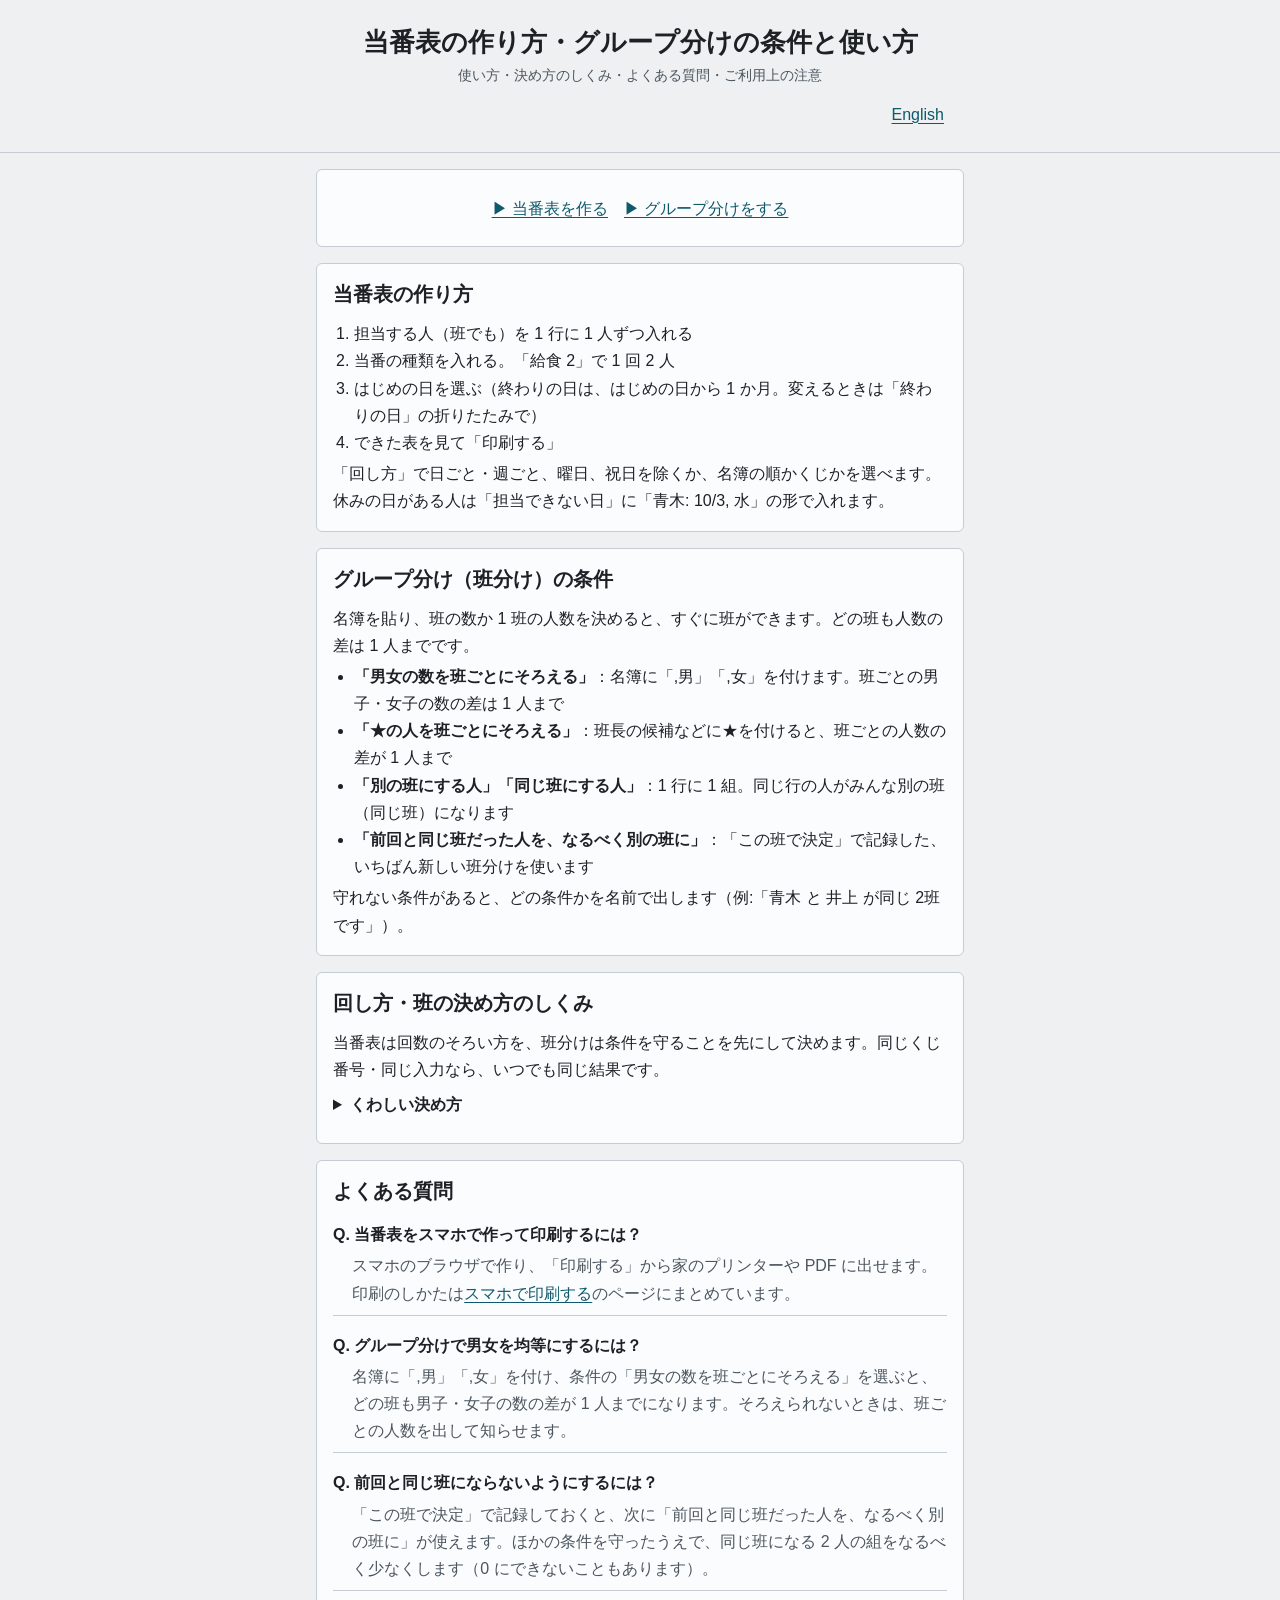
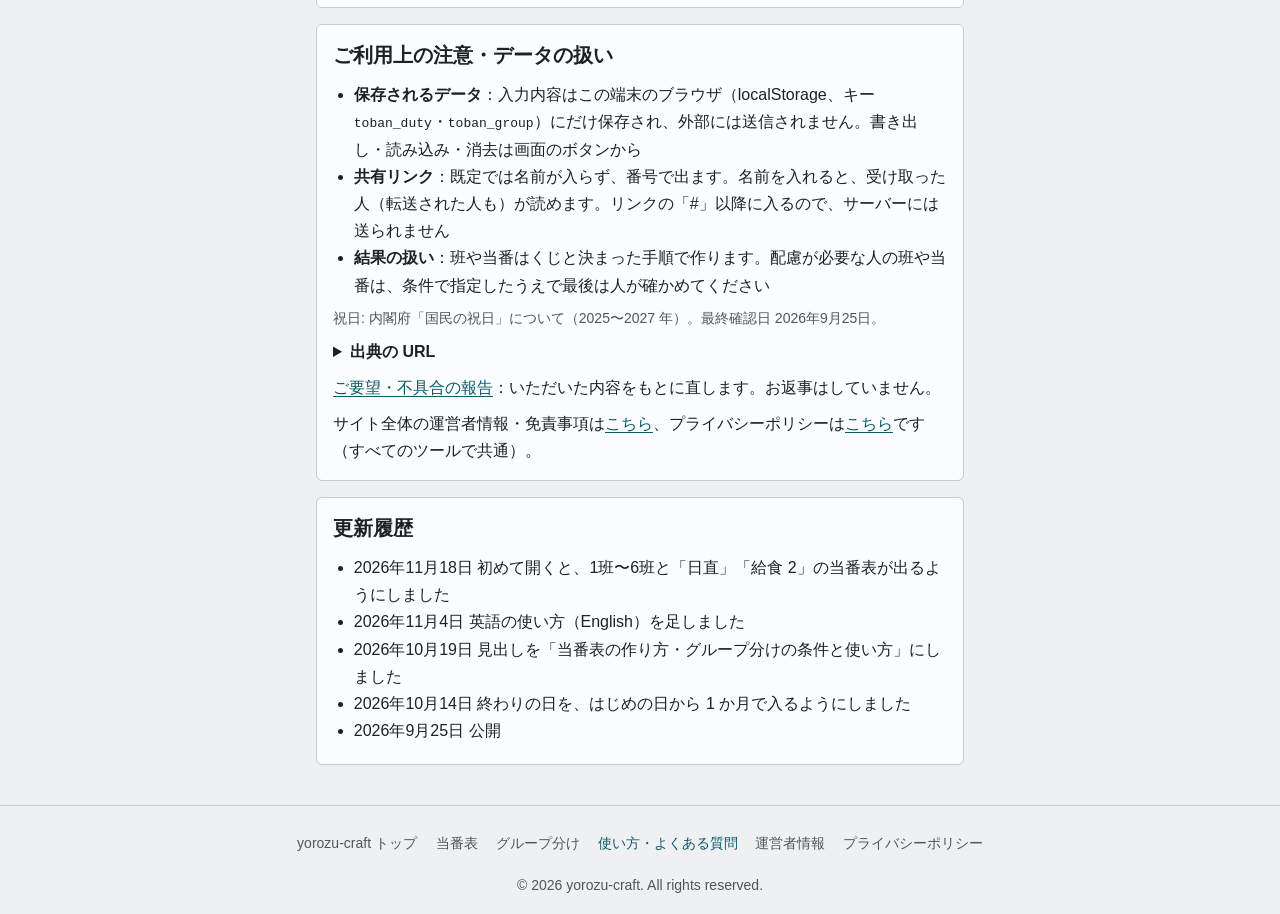
<file: guide.html>
<!DOCTYPE html>
<html lang="ja">
<head>
  <meta charset="UTF-8">
  <meta name="viewport" content="width=device-width, initial-scale=1.0">
  <title>当番表の作り方・グループ分けの条件｜使い方とよくある質問｜yorozu-craft</title>
  <meta name="description" content="当番表 作成ツールとグループ分け（班分け）ツールの使い方。回数をそろえるローテーションのしくみ、男女均等・同じ班にしない条件、よくある質問、データの扱い。">
  <meta name="robots" content="index, follow">
  <link rel="canonical" href="https://yorozu-craft.com/toban/guide.html">
  <link rel="alternate" hreflang="ja" href="https://yorozu-craft.com/toban/guide.html">
  <link rel="alternate" hreflang="en" href="https://yorozu-craft.com/toban/en/guide.html">
  <link rel="alternate" hreflang="x-default" href="https://yorozu-craft.com/toban/guide.html">

  <meta property="og:title" content="当番表の作り方・グループ分けの条件｜yorozu-craft">
  <meta property="og:description" content="当番表 作成ツールとグループ分け（班分け）ツールの使い方。回数をそろえるローテーションのしくみ、男女均等・同じ班にしない条件、よくある質問、データの扱い。">
  <meta property="og:type" content="article">
  <meta property="og:url" content="https://yorozu-craft.com/toban/guide.html">
  <meta property="og:site_name" content="yorozu-craft">
  <meta property="og:locale" content="ja_JP">
  <meta property="og:image" content="https://yorozu-craft.com/toban/og-image.png">
  <meta property="og:image:width" content="1200">
  <meta property="og:image:height" content="630">
  <meta name="twitter:card" content="summary_large_image">

  <!-- よくある質問（下の #faq と内容をそろえる） -->
  <script type="application/ld+json">
  {
    "@context": "https://schema.org",
    "@type": "FAQPage",
    "mainEntity": [
      {
        "@type": "Question",
        "name": "当番表をスマホで作って印刷するには？",
        "acceptedAnswer": { "@type": "Answer", "text": "スマホのブラウザで作り、「印刷する」から家のプリンターや PDF に出せます。印刷のしかたは「スマホで印刷する」のページにまとめています。" }
      },
      {
        "@type": "Question",
        "name": "グループ分けで男女を均等にするには？",
        "acceptedAnswer": { "@type": "Answer", "text": "名簿に「,男」「,女」を付け、条件の「男女の数を班ごとにそろえる」を選ぶと、どの班も男子・女子の数の差が 1 人までになります。そろえられないときは、班ごとの人数を出して知らせます。" }
      },
      {
        "@type": "Question",
        "name": "前回と同じ班にならないようにするには？",
        "acceptedAnswer": { "@type": "Answer", "text": "「この班で決定」で記録しておくと、次に「前回と同じ班だった人を、なるべく別の班に」が使えます。ほかの条件を守ったうえで、同じ班になる 2 人の組をなるべく少なくします（0 にできないこともあります）。" }
      }
    ]
  }
  </script>

  <!-- Google AdSense（サイト所有確認 + 広告配信スクリプト） -->
  <meta name="google-adsense-account" content="ca-pub-5375267956079717">
  <script async src="https://pagead2.googlesyndication.com/pagead/js/adsbygoogle.js?client=ca-pub-5375267956079717"
     crossorigin="anonymous"></script>

  <link rel="icon" href="./favicon.svg" type="image/svg+xml">
  <link rel="manifest" href="/toban/manifest.webmanifest">
  <link rel="apple-touch-icon" href="./apple-touch-icon.png">
  <link rel="stylesheet" href="./style.css">
</head>
<body>

  <header class="app-header">
    <h1>当番表の作り方・グループ分けの条件と使い方</h1>
    <p class="subtitle">使い方・決め方のしくみ・よくある質問・ご利用上の注意</p>
    <p class="lang-switch"><a href="./en/guide.html" hreflang="en" lang="en">English</a></p>
  </header>

  <main class="app-main">

    <p class="card center"><a href="./">▶ 当番表を作る</a>　<a href="./group/">▶ グループ分けをする</a></p>

    <article class="card content" id="howto">
      <h2>当番表の作り方</h2>
      <ol>
        <li>担当する人（班でも）を 1 行に 1 人ずつ入れる</li>
        <li>当番の種類を入れる。「給食 2」で 1 回 2 人</li>
        <li>はじめの日を選ぶ（終わりの日は、はじめの日から 1 か月。変えるときは「終わりの日」の折りたたみで）</li>
        <li>できた表を見て「印刷する」</li>
      </ol>
      <p>「回し方」で日ごと・週ごと、曜日、祝日を除くか、名簿の順かくじかを選べます。休みの日がある人は「担当できない日」に「青木: 10/3, 水」の形で入れます。</p>
    </article>

    <article class="card content" id="group">
      <h2>グループ分け（班分け）の条件</h2>
      <p>名簿を貼り、班の数か 1 班の人数を決めると、すぐに班ができます。どの班も人数の差は 1 人までです。</p>
      <ul>
        <li><strong>「男女の数を班ごとにそろえる」</strong>：名簿に「,男」「,女」を付けます。班ごとの男子・女子の数の差は 1 人まで</li>
        <li><strong>「★の人を班ごとにそろえる」</strong>：班長の候補などに★を付けると、班ごとの人数の差が 1 人まで</li>
        <li><strong>「別の班にする人」「同じ班にする人」</strong>：1 行に 1 組。同じ行の人がみんな別の班（同じ班）になります</li>
        <li><strong>「前回と同じ班だった人を、なるべく別の班に」</strong>：「この班で決定」で記録した、いちばん新しい班分けを使います</li>
      </ul>
      <p>守れない条件があると、どの条件かを名前で出します（例:「青木 と 井上 が同じ 2班です」）。</p>
    </article>

    <article class="card content" id="how">
      <h2>回し方・班の決め方のしくみ</h2>
      <p>当番表は回数のそろい方を、班分けは条件を守ることを先にして決めます。同じくじ番号・同じ入力なら、いつでも同じ結果です。</p>
      <details>
        <summary>くわしい決め方</summary>
        <p>当番表: 1 日（週ごとなら 1 週）ずつ、その日の当番の枠と人の組み合わせを、次の順で優先して決めます。1) それまでの回数が少ない人、2) すぐ前の日（週）に当番でなかった人、3) その当番をした回数が少ない人、4) 名簿の順に回すなら前の当番の次の当番と名簿の順、くじなら乱数。担当できない日の人は入れず、1 人が同じ日に 2 つの当番はしません。人が足りない枠は「—」で空けます。</p>
        <p>グループ分け: 「同じ班」の人を 1 つのまとまりにし、人数の多いまとまりから空きのある班へ入れます。そのあと、まとまりの入れ替えをくじで何度も試し、守れていない条件の数が減る並びを取ります（焼きなまし法）。条件をすべて守れたら、前回と同じ班だった 2 人の組を減らします。試す回数は人数で決まっていて、時間では打ち切りません。</p>
      </details>
    </article>

    <article class="card content" id="faq">
      <h2>よくある質問</h2>
      <dl class="faq">
        <dt>当番表をスマホで作って印刷するには？</dt>
        <dd>スマホのブラウザで作り、「印刷する」から家のプリンターや PDF に出せます。印刷のしかたは<a href="../print-help.html">スマホで印刷する</a>のページにまとめています。</dd>
        <dt>グループ分けで男女を均等にするには？</dt>
        <dd>名簿に「,男」「,女」を付け、条件の「男女の数を班ごとにそろえる」を選ぶと、どの班も男子・女子の数の差が 1 人までになります。そろえられないときは、班ごとの人数を出して知らせます。</dd>
        <dt>前回と同じ班にならないようにするには？</dt>
        <dd>「この班で決定」で記録しておくと、次に「前回と同じ班だった人を、なるべく別の班に」が使えます。ほかの条件を守ったうえで、同じ班になる 2 人の組をなるべく少なくします（0 にできないこともあります）。</dd>
      </dl>
    </article>

    <article class="card content" id="notes">
      <h2>ご利用上の注意・データの扱い</h2>
      <ul>
        <li><strong>保存されるデータ</strong>：入力内容はこの端末のブラウザ（localStorage、キー <code>toban_duty</code>・<code>toban_group</code>）にだけ保存され、外部には送信されません。書き出し・読み込み・消去は画面のボタンから</li>
        <li><strong>共有リンク</strong>：既定では名前が入らず、番号で出ます。名前を入れると、受け取った人（転送された人も）が読めます。リンクの「#」以降に入るので、サーバーには送られません</li>
        <li><strong>結果の扱い</strong>：班や当番はくじと決まった手順で作ります。配慮が必要な人の班や当番は、条件で指定したうえで最後は人が確かめてください</li>
      </ul>
      <p class="small">祝日: 内閣府「国民の祝日」について（2025〜2027 年）。最終確認日 <time datetime="2026-09-25">2026年9月25日</time>。</p>
      <details>
        <summary>出典の URL</summary>
        <p class="small"><a href="https://www8.cao.go.jp/chosei/shukujitsu/gaiyou.html" target="_blank" rel="noopener">https://www8.cao.go.jp/chosei/shukujitsu/gaiyou.html</a>（祝日の CSV と照合。2028 年以降は、内閣府が公表したら足します）</p>
      </details>
      <p><a href="/post/?from=/toban/guide.html">ご要望・不具合の報告</a>：いただいた内容をもとに直します。お返事はしていません。</p>
      <p>サイト全体の運営者情報・免責事項は<a href="../about.html">こちら</a>、プライバシーポリシーは<a href="../privacy-policy.html">こちら</a>です（すべてのツールで共通）。</p>
    </article>

    <article class="card content" id="changelog">
      <h2>更新履歴</h2>
      <ul>
        <li><time datetime="2026-11-18">2026年11月18日</time> 初めて開くと、1班〜6班と「日直」「給食 2」の当番表が出るようにしました</li>
        <li><time datetime="2026-11-04">2026年11月4日</time> 英語の使い方（English）を足しました</li>
        <li><time datetime="2026-10-19">2026年10月19日</time> 見出しを「当番表の作り方・グループ分けの条件と使い方」にしました</li>
        <li><time datetime="2026-10-14">2026年10月14日</time> 終わりの日を、はじめの日から 1 か月で入るようにしました</li>
        <li><time datetime="2026-09-25">2026年9月25日</time> 公開</li>
      </ul>
    </article>

  </main>

  <footer class="app-footer">
    <nav class="footer-nav" aria-label="フッターナビゲーション">
      <ul>
        <li><a href="../">yorozu-craft トップ</a></li>
        <li><a href="./">当番表</a></li>
        <li><a href="./group/">グループ分け</a></li>
        <li><a href="./guide.html" aria-current="page">使い方・よくある質問</a></li>
        <li><a href="../about.html">運営者情報</a></li>
        <li><a href="../privacy-policy.html">プライバシーポリシー</a></li>
      </ul>
    </nav>
    <p>&copy; 2026 yorozu-craft. All rights reserved.</p>
  </footer>

  <!-- Cloudflare Web Analytics（Cookie を使わないアクセス解析） --><script type='module' src='https://static.cloudflareinsights.com/beacon.min.js' data-cf-beacon='{"token": "b79bf821e1fd4b6683866d493b1de426"}'></script><!-- End Cloudflare Web Analytics -->
</body>
</html>
</file>
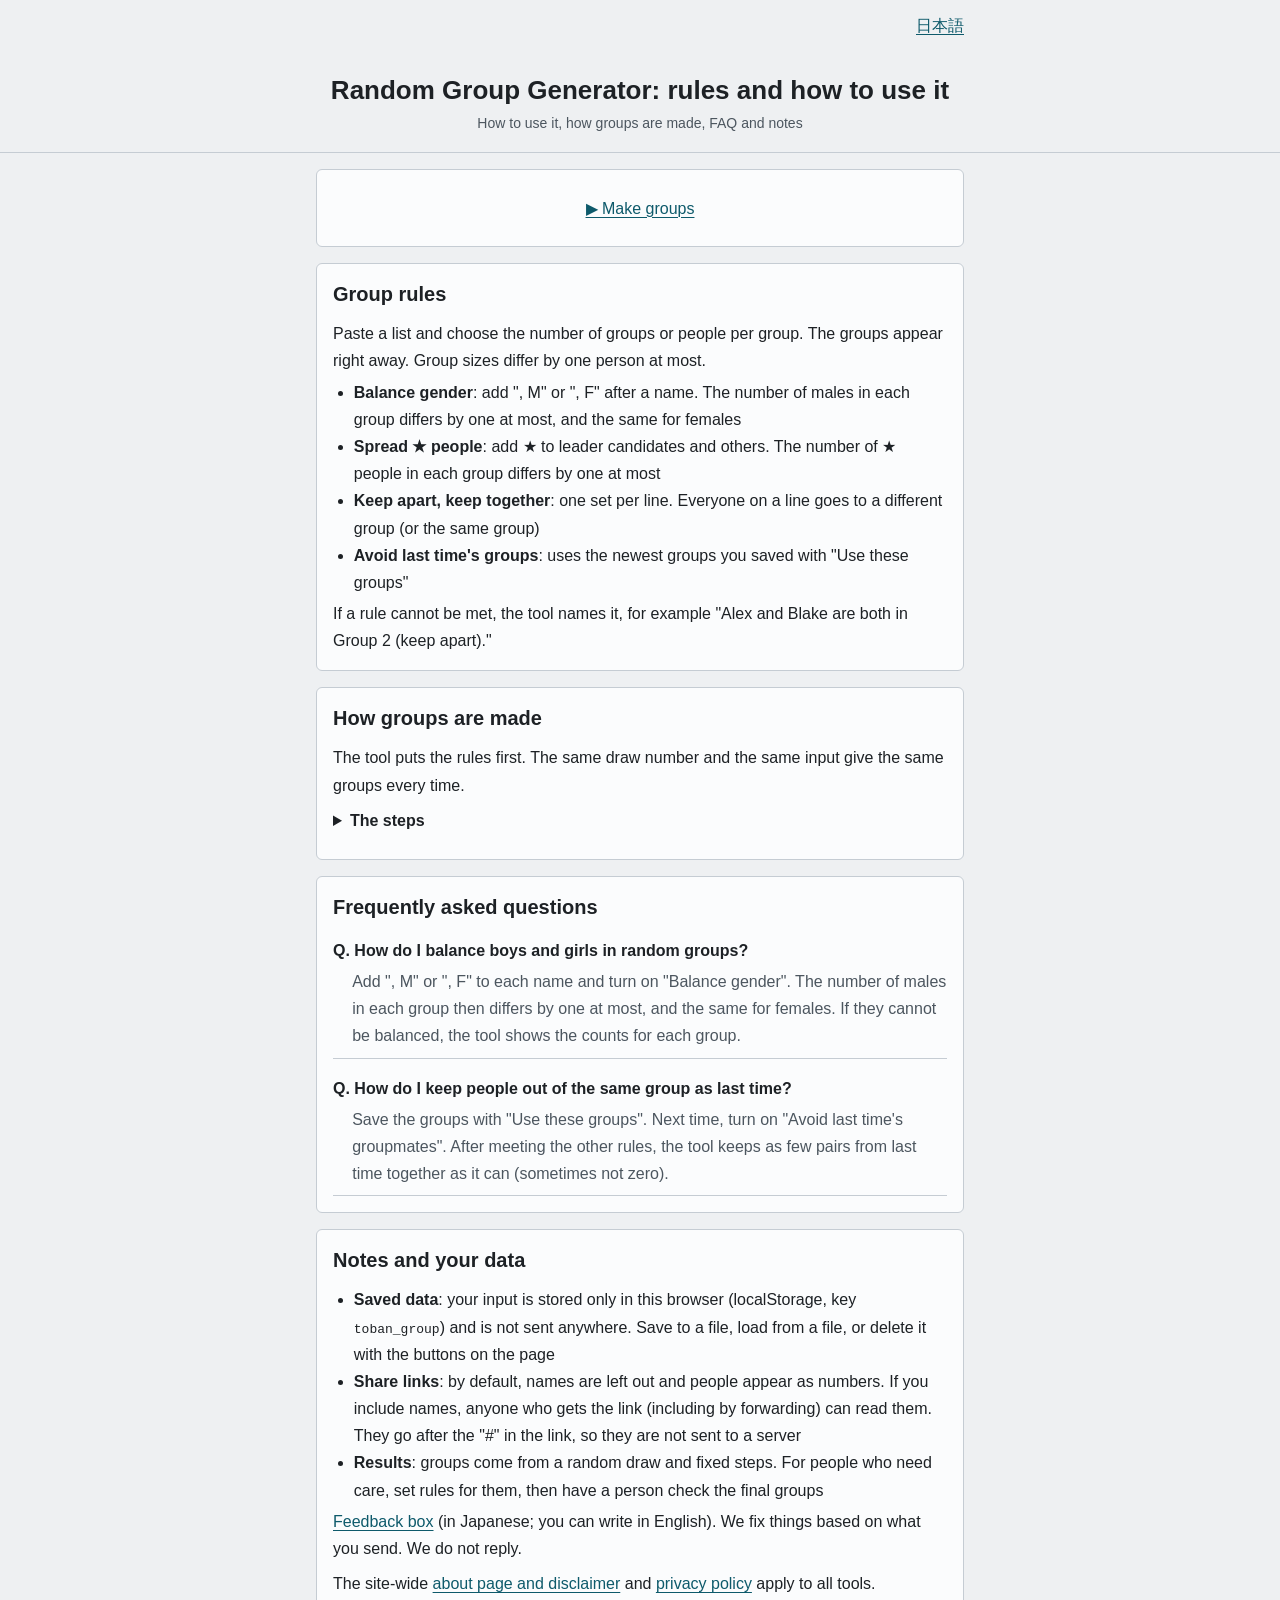
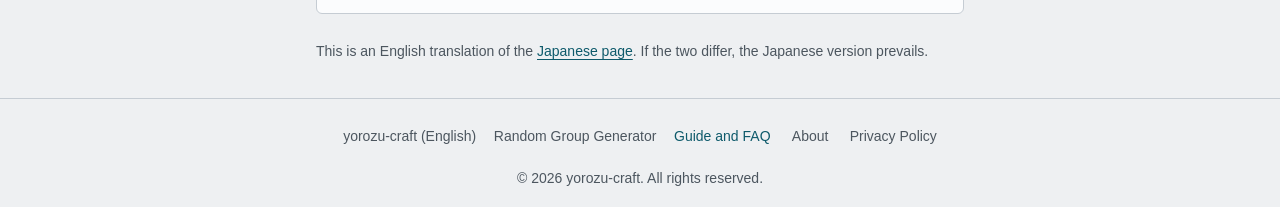
<file: en/guide.html>
<!DOCTYPE html>
<html lang="en">
<head>
  <meta charset="UTF-8">
  <meta name="viewport" content="width=device-width, initial-scale=1.0">
  <title>Random Group Generator: Rules, How Groups Are Made, FAQ | yorozu-craft</title>
  <meta name="description" content="How to use the Random Group Generator: balance gender, spread ★ people, keep people apart or together, avoid last time's groups. How groups are made, FAQ and your data.">
  <meta name="robots" content="index, follow">
  <link rel="canonical" href="https://yorozu-craft.com/toban/en/guide.html">
  <link rel="alternate" hreflang="ja" href="https://yorozu-craft.com/toban/guide.html">
  <link rel="alternate" hreflang="en" href="https://yorozu-craft.com/toban/en/guide.html">
  <link rel="alternate" hreflang="x-default" href="https://yorozu-craft.com/toban/guide.html">

  <meta property="og:title" content="Random Group Generator: rules and how groups are made | yorozu-craft">
  <meta property="og:description" content="How to use the Random Group Generator: balance gender, spread ★ people, keep people apart or together, avoid last time's groups. How groups are made, FAQ and your data.">
  <meta property="og:type" content="article">
  <meta property="og:url" content="https://yorozu-craft.com/toban/en/guide.html">
  <meta property="og:site_name" content="yorozu-craft">
  <meta property="og:locale" content="en_US">
  <meta property="og:locale:alternate" content="ja_JP">
  <meta property="og:image" content="https://yorozu-craft.com/toban/og-image.png">
  <meta property="og:image:width" content="1200">
  <meta property="og:image:height" content="630">
  <meta name="twitter:card" content="summary_large_image">

  <!-- FAQ (keep in sync with #faq below) -->
  <script type="application/ld+json">
  {
    "@context": "https://schema.org",
    "@type": "FAQPage",
    "mainEntity": [
      {
        "@type": "Question",
        "name": "How do I balance boys and girls in random groups?",
        "acceptedAnswer": { "@type": "Answer", "text": "Add \", M\" or \", F\" to each name and turn on \"Balance gender\". The number of males in each group then differs by one at most, and the same for females. If they cannot be balanced, the tool shows the counts for each group." }
      },
      {
        "@type": "Question",
        "name": "How do I keep people out of the same group as last time?",
        "acceptedAnswer": { "@type": "Answer", "text": "Save the groups with \"Use these groups\". Next time, turn on \"Avoid last time's groupmates\". After meeting the other rules, the tool keeps as few pairs from last time together as it can (sometimes not zero)." }
      }
    ]
  }
  </script>

  <!-- Google AdSense（サイト所有確認 + 広告配信スクリプト） -->
  <meta name="google-adsense-account" content="ca-pub-5375267956079717">
  <script async src="https://pagead2.googlesyndication.com/pagead/js/adsbygoogle.js?client=ca-pub-5375267956079717"
     crossorigin="anonymous"></script>

  <link rel="icon" href="../favicon.svg" type="image/svg+xml">
  <link rel="manifest" href="../manifest.webmanifest">
  <link rel="apple-touch-icon" href="../apple-touch-icon.png">
  <link rel="stylesheet" href="../style.css">
</head>
<body>

  <header>
    <p class="lang-switch"><a href="../guide.html" hreflang="ja" lang="ja">日本語</a></p>
    <div class="app-header">
      <h1>Random Group Generator: rules and how to use it</h1>
      <p class="subtitle">How to use it, how groups are made, FAQ and notes</p>
    </div>
  </header>

  <main class="app-main">

    <p class="card center"><a href="./">▶ Make groups</a></p>

    <article class="card content" id="group">
      <h2>Group rules</h2>
      <p>Paste a list and choose the number of groups or people per group. The groups appear right away. Group sizes differ by one person at most.</p>
      <ul>
        <li><strong>Balance gender</strong>: add ", M" or ", F" after a name. The number of males in each group differs by one at most, and the same for females</li>
        <li><strong>Spread ★ people</strong>: add ★ to leader candidates and others. The number of ★ people in each group differs by one at most</li>
        <li><strong>Keep apart, keep together</strong>: one set per line. Everyone on a line goes to a different group (or the same group)</li>
        <li><strong>Avoid last time's groups</strong>: uses the newest groups you saved with "Use these groups"</li>
      </ul>
      <p>If a rule cannot be met, the tool names it, for example "Alex and Blake are both in Group 2 (keep apart)."</p>
    </article>

    <article class="card content" id="how">
      <h2>How groups are made</h2>
      <p>The tool puts the rules first. The same draw number and the same input give the same groups every time.</p>
      <details>
        <summary>The steps</summary>
        <p>People in a "keep together" set become one block. Blocks go into groups with free places, largest block first. The tool then tries many random swaps of blocks and keeps the order that breaks fewer rules (simulated annealing). Once every rule is met, it reduces pairs who were in the same group last time. The number of tries is set by the number of people; it does not stop on a timer.</p>
      </details>
    </article>

    <article class="card content" id="faq">
      <h2>Frequently asked questions</h2>
      <dl class="faq">
        <dt>How do I balance boys and girls in random groups?</dt>
        <dd>Add ", M" or ", F" to each name and turn on "Balance gender". The number of males in each group then differs by one at most, and the same for females. If they cannot be balanced, the tool shows the counts for each group.</dd>
        <dt>How do I keep people out of the same group as last time?</dt>
        <dd>Save the groups with "Use these groups". Next time, turn on "Avoid last time's groupmates". After meeting the other rules, the tool keeps as few pairs from last time together as it can (sometimes not zero).</dd>
      </dl>
    </article>

    <article class="card content" id="notes">
      <h2>Notes and your data</h2>
      <ul>
        <li><strong>Saved data</strong>: your input is stored only in this browser (localStorage, key <code>toban_group</code>) and is not sent anywhere. Save to a file, load from a file, or delete it with the buttons on the page</li>
        <li><strong>Share links</strong>: by default, names are left out and people appear as numbers. If you include names, anyone who gets the link (including by forwarding) can read them. They go after the "#" in the link, so they are not sent to a server</li>
        <li><strong>Results</strong>: groups come from a random draw and fixed steps. For people who need care, set rules for them, then have a person check the final groups</li>
      </ul>
      <p><a href="/post/?from=/toban/en/guide.html">Feedback box</a> (in Japanese; you can write in English). We fix things based on what you send. We do not reply.</p>
      <p>The site-wide <a href="../../en/about.html">about page and disclaimer</a> and <a href="../../en/privacy-policy.html">privacy policy</a> apply to all tools.</p>
    </article>

    <p class="small translation-note">This is an English translation of the <a href="../guide.html" hreflang="ja">Japanese page</a>. If the two differ, the Japanese version prevails.</p>
  </main>

  <footer class="app-footer">
    <nav class="footer-nav" aria-label="Footer">
      <ul>
        <li><a href="../../en/">yorozu-craft (English)</a></li>
        <li><a href="./">Random Group Generator</a></li>
        <li><a href="./guide.html" aria-current="page">Guide and FAQ</a></li>
        <li><a href="../../en/about.html">About</a></li>
        <li><a href="../../en/privacy-policy.html">Privacy Policy</a></li>
      </ul>
    </nav>
    <p>&copy; 2026 yorozu-craft. All rights reserved.</p>
  </footer>

  <!-- Cloudflare Web Analytics（Cookie を使わないアクセス解析） --><script type='module' src='https://static.cloudflareinsights.com/beacon.min.js' data-cf-beacon='{"token": "b79bf821e1fd4b6683866d493b1de426"}'></script><!-- End Cloudflare Web Analytics -->
</body>
</html>
</file>
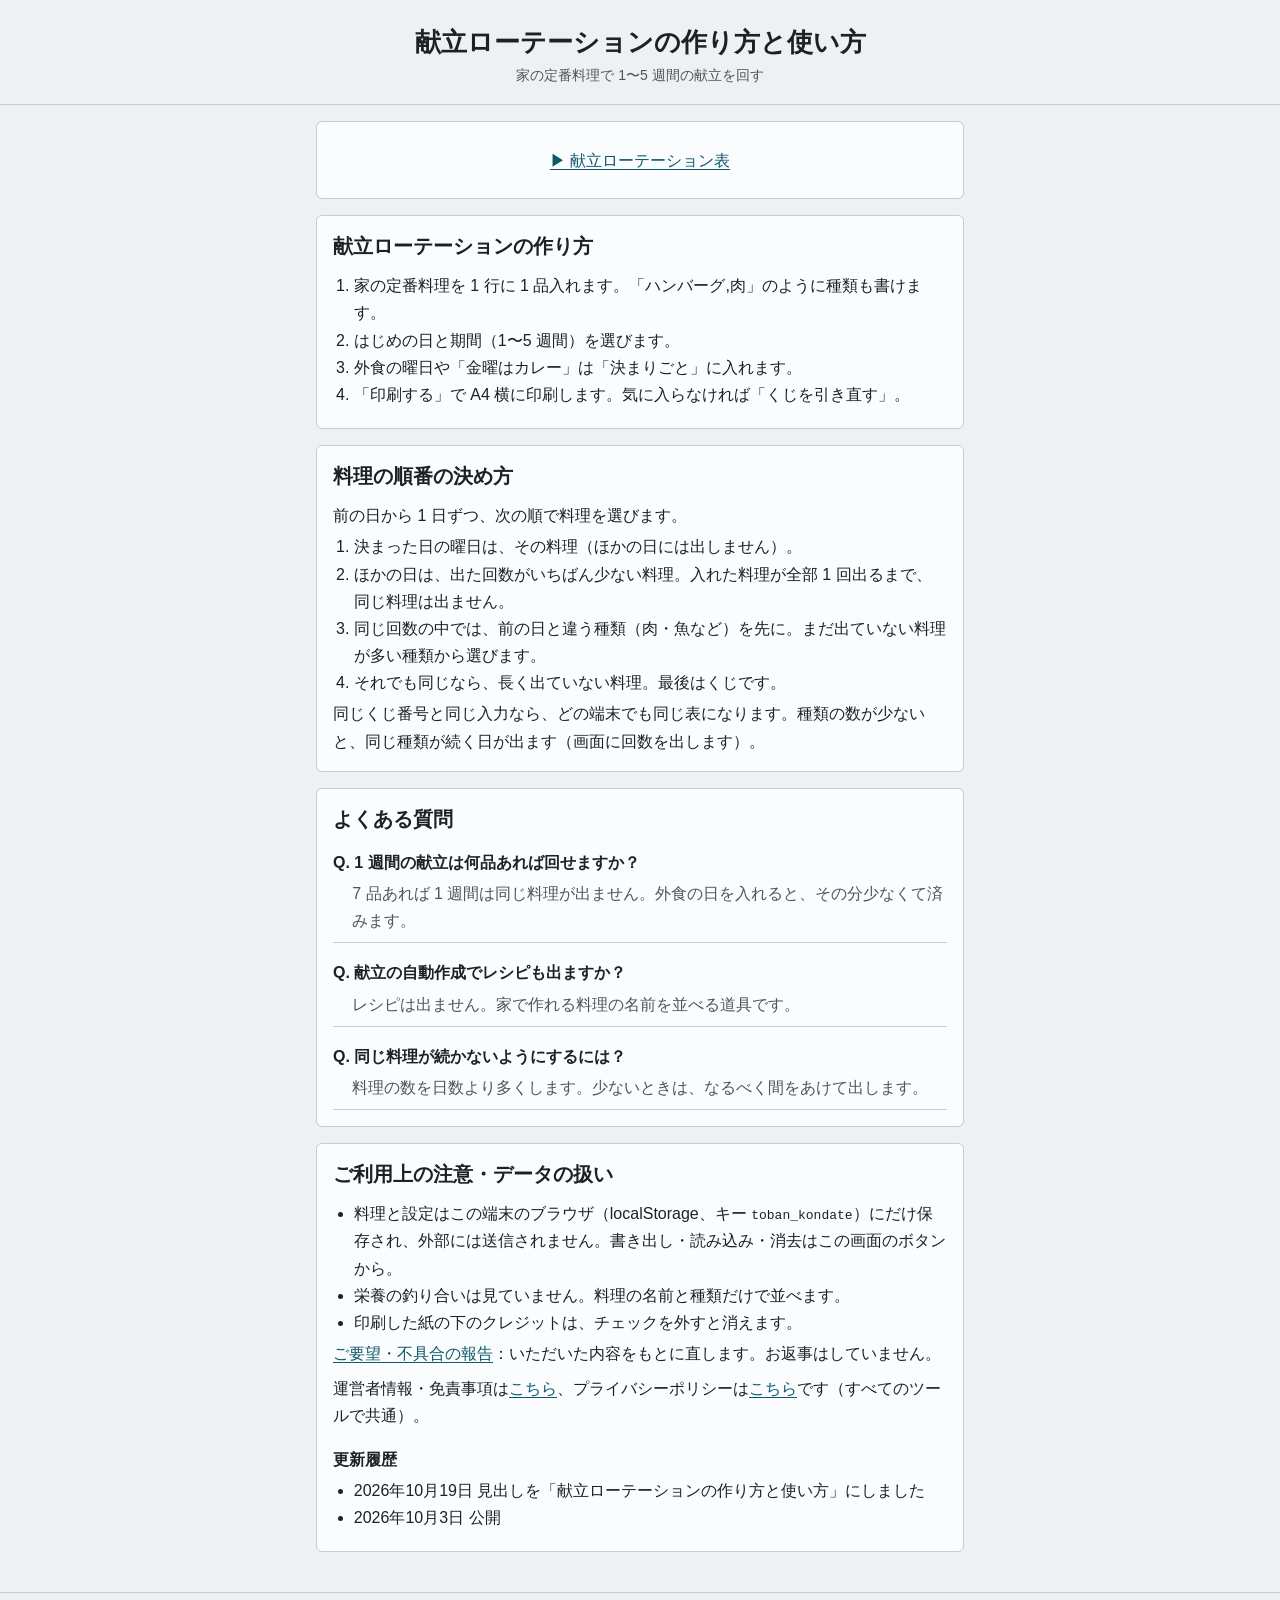
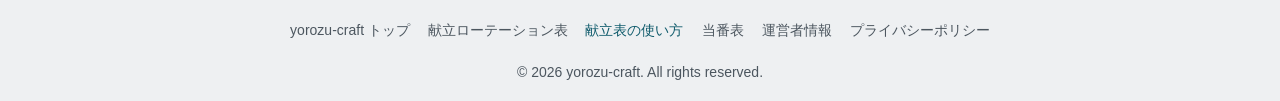
<file: kondate/guide.html>
<!DOCTYPE html>
<html lang="ja">
<head>
  <meta charset="UTF-8">
  <meta name="viewport" content="width=device-width, initial-scale=1.0">
  <title>献立ローテーションの作り方｜1 週間の献立を家の定番で回す｜使い方とよくある質問｜yorozu-craft</title>
  <meta name="description" content="献立ローテーション表の使い方。家の定番料理から 1 週間〜5 週間の献立表を作るしくみ（同じ料理・同じ種類を続けない順番）、決まった日と外食の日、印刷のしかた。">
  <meta name="robots" content="index, follow">
  <link rel="canonical" href="https://yorozu-craft.com/toban/kondate/guide.html">

  <meta property="og:title" content="献立ローテーションの作り方｜yorozu-craft">
  <meta property="og:description" content="家の定番料理から献立表を作るしくみと使い方。決まった日・外食の日・印刷。">
  <meta property="og:type" content="article">
  <meta property="og:url" content="https://yorozu-craft.com/toban/kondate/guide.html">
  <meta property="og:site_name" content="yorozu-craft">
  <meta property="og:locale" content="ja_JP">
  <meta property="og:image" content="https://yorozu-craft.com/toban/og-image.png">
  <meta name="twitter:card" content="summary_large_image">

  <!-- Google AdSense（サイト所有確認 + 広告配信スクリプト） -->
  <meta name="google-adsense-account" content="ca-pub-5375267956079717">
  <script async src="https://pagead2.googlesyndication.com/pagead/js/adsbygoogle.js?client=ca-pub-5375267956079717"
     crossorigin="anonymous"></script>

  <!-- よくある質問（下の「よくある質問」と内容をそろえる） -->
  <script type="application/ld+json">
  {
    "@context": "https://schema.org",
    "@type": "FAQPage",
    "mainEntity": [
      {
        "@type": "Question",
        "name": "1 週間の献立は何品あれば回せますか？",
        "acceptedAnswer": {
          "@type": "Answer",
          "text": "7 品あれば 1 週間は同じ料理が出ません。外食の日を入れると、その分少なくて済みます。"
        }
      },
      {
        "@type": "Question",
        "name": "献立の自動作成でレシピも出ますか？",
        "acceptedAnswer": {
          "@type": "Answer",
          "text": "レシピは出ません。家で作れる料理の名前を並べる道具です。"
        }
      },
      {
        "@type": "Question",
        "name": "同じ料理が続かないようにするには？",
        "acceptedAnswer": {
          "@type": "Answer",
          "text": "料理の数を日数より多くします。少ないときは、なるべく間をあけて出します。"
        }
      }
    ]
  }
  </script>

  <link rel="icon" href="../favicon.svg" type="image/svg+xml">
  <link rel="manifest" href="/toban/manifest.webmanifest">
  <link rel="apple-touch-icon" href="../apple-touch-icon.png">
  <link rel="stylesheet" href="../style.css">
</head>
<body>

  <header class="app-header">
    <h1>献立ローテーションの作り方と使い方</h1>
    <p class="subtitle">家の定番料理で 1〜5 週間の献立を回す</p>
  </header>

  <main class="app-main">
    <p class="card center"><a href="./">▶ 献立ローテーション表</a></p>

    <article class="card content" id="howto">
      <h2>献立ローテーションの作り方</h2>
      <ol>
        <li>家の定番料理を 1 行に 1 品入れます。「ハンバーグ,肉」のように種類も書けます。</li>
        <li>はじめの日と期間（1〜5 週間）を選びます。</li>
        <li>外食の曜日や「金曜はカレー」は「決まりごと」に入れます。</li>
        <li>「印刷する」で A4 横に印刷します。気に入らなければ「くじを引き直す」。</li>
      </ol>
    </article>

    <article class="card content" id="how">
      <h2>料理の順番の決め方</h2>
      <p>前の日から 1 日ずつ、次の順で料理を選びます。</p>
      <ol>
        <li>決まった日の曜日は、その料理（ほかの日には出しません）。</li>
        <li>ほかの日は、出た回数がいちばん少ない料理。入れた料理が全部 1 回出るまで、同じ料理は出ません。</li>
        <li>同じ回数の中では、前の日と違う種類（肉・魚など）を先に。まだ出ていない料理が多い種類から選びます。</li>
        <li>それでも同じなら、長く出ていない料理。最後はくじです。</li>
      </ol>
      <p>同じくじ番号と同じ入力なら、どの端末でも同じ表になります。種類の数が少ないと、同じ種類が続く日が出ます（画面に回数を出します）。</p>
    </article>

    <article class="card content" id="faq">
      <h2>よくある質問</h2>
      <dl class="faq">
        <dt>1 週間の献立は何品あれば回せますか？</dt>
        <dd>7 品あれば 1 週間は同じ料理が出ません。外食の日を入れると、その分少なくて済みます。</dd>
        <dt>献立の自動作成でレシピも出ますか？</dt>
        <dd>レシピは出ません。家で作れる料理の名前を並べる道具です。</dd>
        <dt>同じ料理が続かないようにするには？</dt>
        <dd>料理の数を日数より多くします。少ないときは、なるべく間をあけて出します。</dd>
      </dl>
    </article>

    <article class="card content" id="notes">
      <h2>ご利用上の注意・データの扱い</h2>
      <ul>
        <li>料理と設定はこの端末のブラウザ（localStorage、キー <code>toban_kondate</code>）にだけ保存され、外部には送信されません。書き出し・読み込み・消去はこの画面のボタンから。</li>
        <li>栄養の釣り合いは見ていません。料理の名前と種類だけで並べます。</li>
        <li>印刷した紙の下のクレジットは、チェックを外すと消えます。</li>
      </ul>
      <p><a href="/post/?from=/toban/kondate/guide.html">ご要望・不具合の報告</a>：いただいた内容をもとに直します。お返事はしていません。</p>
      <p>運営者情報・免責事項は<a href="../../about.html">こちら</a>、プライバシーポリシーは<a href="../../privacy-policy.html">こちら</a>です（すべてのツールで共通）。</p>
      <h3>更新履歴</h3>
      <ul><li><time datetime="2026-10-19">2026年10月19日</time> 見出しを「献立ローテーションの作り方と使い方」にしました</li><li><time datetime="2026-10-03">2026年10月3日</time> 公開</li></ul>
    </article>
  </main>

  <footer class="app-footer">
    <nav class="footer-nav" aria-label="フッターナビゲーション">
      <ul>
        <li><a href="../../">yorozu-craft トップ</a></li>
        <li><a href="./">献立ローテーション表</a></li>
        <li><a href="./guide.html" aria-current="page">献立表の使い方</a></li>
        <li><a href="../">当番表</a></li>
        <li><a href="../../about.html">運営者情報</a></li>
        <li><a href="../../privacy-policy.html">プライバシーポリシー</a></li>
      </ul>
    </nav>
    <p>&copy; 2026 yorozu-craft. All rights reserved.</p>
  </footer>

  <!-- Cloudflare Web Analytics（Cookie を使わないアクセス解析） --><script type='module' src='https://static.cloudflareinsights.com/beacon.min.js' data-cf-beacon='{"token": "b79bf821e1fd4b6683866d493b1de426"}'></script><!-- End Cloudflare Web Analytics -->
</body>
</html>
</file>
<file: style.css>
/* ===========================
   当番表・グループ分け — yorozu-common v2 の皮（B「静かな道具」、yorozu-plans DESIGN.md）に載せ替え（K192 段 3 の 2）
   色・字・角・線は皮のトークン（--bg / --card / --text / --muted / --accent / --border / --error など）だけを使う。ここに書くのは配置とこの道具だけの部品（班の見本・固定バー）
   ダークモードは端末の設定に自動で合わせる（prefers-color-scheme。手動切替は付けない）
   =========================== */
/* yorozu-common:begin v2 — サイト共通の土台と皮。正本は youheioonuki.github.io の tools/common/v2/base.css と skin.css（yorozu-plans DESIGN.md）。
   この begin〜end の間は手で直さない（tools/sync-common.mjs で全ツールに配る。ツール固有の上書きは end の後に書く） */
/* yorozu-common v2 土台の層（yorozu-plans ROADMAP 7.98 D369、DESIGN.md）。すべてのページ（見せる・遊ぶ・世界を持つページも）に当てる。
   見た目（色・字・面）は持たない: リセット、押せる高さ、フォーカスの輪、入力の字の大きさ、読み上げの隠し字、動きを減らす設定、印刷で広告を出さない。
   色の値は各ページか共通の皮（skin.css）が --focus-ring・--focus・--muted・--error を決める。無ければ下の既定
   出どころ（v1 から引き継ぎ。2026-10-03 確認、yorozu-plans 企画書 59）: デジタル庁デザインシステム https://design.digital.go.jp/dads/ のコンテンツを加工して作成
   （フォーカスの輪・字の大きさの下限・入力欄のエラー表示。値は @digital-go-jp/design-tokens 2.0.1、MIT, (c) 2023 デジタル庁）。
   GOV.UK Frontend 6.5.1（MIT, (c) Crown copyright）の考え方: visually-hidden、エラーの文の前に読み上げ用の語 */
:root { --tap: 44px; --sp-1: 0.25rem; --sp-2: 0.5rem; --sp-3: 0.75rem; --sp-4: 1rem; --sp-6: 1.5rem; --sp-8: 2rem; --fs-s: 0.875rem; --fs-m: 1rem; --fs-l: 1.25rem; --fs-xl: 1.625rem; }
*, *::before, *::after { box-sizing: border-box; margin: 0; padding: 0; }
[hidden] { display: none !important; }
html { -webkit-text-size-adjust: 100%; text-size-adjust: 100%; }
:where(a, button, input, select, textarea, summary, [tabindex]):focus-visible {
  outline: 4px solid var(--focus-ring, #000); outline-offset: 2px; box-shadow: 0 0 0 2px var(--focus, #ffd43d);
}
@media (forced-colors: active) { :where(a, button, input, select, textarea, summary):focus-visible { outline-color: Highlight; } }
:where(input, select, textarea, button) { font: inherit; color: inherit; }
:where(input:not([type="checkbox"]):not([type="radio"]):not([type="range"]), select, textarea) { font-size: max(1rem, 16px); }
:where(button, summary, [role="button"]) { min-height: var(--tap); }
/* 1 つだけで置くリンク（nav の並び、使い方から道具へ戻るカード、言語の切り替え、パンくず）も押せる高さに。文中のリンクは対象外（WCAG 2.5.8。K192 の全巡回） */
:where(nav li > a, p.card > a:only-child, .lang-switch a, .crumb a) { display: inline-flex; align-items: center; justify-content: center; min-height: var(--tap); min-width: var(--tap); }
[aria-invalid="true"] { border-color: var(--error, #ce0000) !important; }
.field-error { color: var(--error, #ce0000); font-weight: 700; margin-top: var(--sp-1); }
.visually-hidden {
  position: absolute !important; width: 1px !important; height: 1px !important; margin: 0 !important; padding: 0 !important;
  overflow: hidden !important; clip-path: inset(50%) !important; white-space: nowrap !important; border: 0 !important;
}
@media (prefers-reduced-motion: reduce) { *, *::before, *::after { animation-duration: 0.01ms !important; animation-iteration-count: 1 !important; transition-duration: 0.01ms !important; scroll-behavior: auto !important; } }
@media print { ins.adsbygoogle, .google-auto-placed, iframe[id^="aswift"], iframe[id^="google_ads"] { display: none !important; } }
/* yorozu-common v2 共通の皮（B「静かな道具」。yorozu-plans ROADMAP 7.94〜7.99 D364・D366・D369、正典は DESIGN.md）。
   当てるのは計算・制度・道具・読み物・案内（docs/content-classes.csv の「皮」が「共通」）。base.css の後、ページ自身の CSS の前に読む（ページが上書きできる）。
   土台だけのページは <html data-skin="base">（CSV の「皮」から機械で付ける）で、この皮はすべて外れる。同じ CSS を共通と土台のページが使っていても出し分けられる。
   どの規則も :where() で詳細度を上げない（トークンは 0、要素の規則は要素 1 つ分のまま）。影・装飾・2 色以上の強調・端末依存の明朝は使わない */
:where(html:not([data-skin="base"])) {
  color-scheme: light dark;
  --bg: #eef0f2; --bg-2: #e2e6ea; --card: #fbfcfd; --text: #1d2125; --muted: #4c565f;
  --accent: #0e5a6b; --accent-soft: #dcecef; --on-accent: #ffffff;
  --border: #c5ccd3; --input-border: #6b7782;
  --error: #ce0000; --ok: #197a4b; --focus: #ffd43d; --focus-ring: #000;
  --font-ui: "Noto Sans JP", "Noto Sans CJK JP", "Hiragino Sans", "Hiragino Kaku Gothic ProN", Meiryo, sans-serif;
  --lh-body: 1.7; --lh-tight: 1.4; --radius: 6px; --line-input: 2px;
}
@media (prefers-color-scheme: dark) {
  :where(html:not([data-skin="base"])) {
    --bg: #15191d; --bg-2: #1c2227; --card: #1a1f24; --text: #e8ecef; --muted: #a8b3bc;
    --accent: #6fc3d4; --accent-soft: #14323a; --on-accent: #0b1a1e;
    --border: #2f373e; --input-border: #7a8792; --error: #ff8a7a; --ok: #6fcf97; --focus: #000; --focus-ring: #ffd43d;
  }
}
:where(html:not([data-skin="base"])) body { font-family: var(--font-ui); background: var(--bg); color: var(--text); line-height: var(--lh-body); font-variant-numeric: tabular-nums; }
:where(html:not([data-skin="base"])) h1 { font-size: var(--fs-xl); font-weight: 800; line-height: var(--lh-tight); }
:where(html:not([data-skin="base"])) h2 { font-size: var(--fs-l); font-weight: 800; line-height: var(--lh-tight); }
:where(html:not([data-skin="base"])) h3 { font-size: var(--fs-m); font-weight: 800; }
:where(html:not([data-skin="base"])) a { color: var(--accent); text-decoration-thickness: 1px; text-underline-offset: 3px; }
@media (hover: hover) { :where(html:not([data-skin="base"])) a:hover { text-decoration-thickness: 3px; } }
:where(html:not([data-skin="base"])) :where(input, textarea)::placeholder { color: var(--muted); opacity: 1; }
/* 部品: 入力の箱 */
:where(html:not([data-skin="base"])) :where(input:not([type="checkbox"]):not([type="radio"]):not([type="range"]), select, textarea) { border: var(--line-input) solid var(--input-border); border-radius: var(--radius); background: var(--card); min-height: var(--tap); padding: var(--sp-1) var(--sp-3); }
:where(html:not([data-skin="base"])) :where(input, select, textarea):focus { border-color: var(--text); }
/* 部品: ボタン（主は塗り、副は線）。線と角丸は .btn を持たない .btn-primary（<a class="btn-primary">）にも当てる（yorozu-plans D695・Q-905） */
:where(html:not([data-skin="base"])) :where(button, .btn, .btn-primary) { border: 1px solid var(--input-border); border-radius: var(--radius); }
:where(html:not([data-skin="base"])) :where(button, .btn) { background: var(--card); color: var(--text); font-weight: 700; padding: 0 var(--sp-4); cursor: pointer; }
:where(html:not([data-skin="base"])) :where(button[type="submit"], .btn-primary) { background: var(--accent); border-color: var(--accent); color: var(--on-accent); }
/* <a> のボタンは a { color } に負けないよう、詳細度を 1 段だけ上げる（D416。主は副の後に書いて勝たせる） */
:where(html:not([data-skin="base"])) a.btn { color: var(--text); }
:where(html:not([data-skin="base"])) a.btn-primary { color: var(--on-accent); }
/* 部品: チップ・面・折りたたみ（開閉の印 ▶ を残すため list-item のまま、高さは上下の余白と土台の min-height で）・結果の数字・注意の帯・固定バー */
:where(html:not([data-skin="base"])) :where(.chip) { display: inline-flex; align-items: center; min-height: var(--tap); min-width: var(--tap); padding: 0 var(--sp-3); border: 1px solid var(--input-border); border-radius: var(--radius); color: var(--text); text-decoration: none; font-weight: 700; }
:where(html:not([data-skin="base"])) :where(.card) { background: var(--card); border: 1px solid var(--border); border-radius: var(--radius); padding: var(--sp-4); }
:where(html:not([data-skin="base"])) :where(details) > summary { padding-block: var(--sp-2); cursor: pointer; font-weight: 700; }
:where(html:not([data-skin="base"])) :where(.result-num, .money, output) { font-size: var(--fs-xl); font-weight: 800; }
:where(html:not([data-skin="base"])) :where(.notice, [data-keep]) { border-left: 4px solid var(--text); background: var(--bg-2); padding: var(--sp-2) var(--sp-3); }
/* 部品: ページの脚（body の直下の footer）の字は 14px（--fs-s。yorozu-plans D695） */
:where(html:not([data-skin="base"])) :where(body > footer) { font-size: var(--fs-s); }
:where(html:not([data-skin="base"])) :where(.fixed-bar) { position: sticky; bottom: 0; background: var(--card); border-top: 1px solid var(--border); padding: var(--sp-2) var(--sp-4); }
/* yorozu-common:end */

/* ヘッダー */
.app-header {
  text-align: center;
  padding: var(--sp-6) var(--sp-4) var(--sp-4);
  border-bottom: 1px solid var(--border);
}
.app-header .subtitle { font-size: var(--fs-s); color: var(--muted); margin-top: var(--sp-1); }
.app-header > p { max-width: 40em; margin-left: auto; margin-right: auto; }

/* レイアウト */
.app-main { max-width: 680px; margin: 0 auto; padding: var(--sp-4); }
.card { margin-bottom: var(--sp-4); }
.card h2 { margin-bottom: var(--sp-3); }
.notice { margin-bottom: var(--sp-4); }

/* 入力（箱の線・面・高さ・字の大きさは皮と土台が持つ） */
.field { margin-bottom: var(--sp-4); }
.field label, .field .label, fieldset.plain > legend { display: block; font-weight: 700; margin-bottom: var(--sp-1); }
.field input[type="number"], .field input[type="text"], .field input[type="date"], .field select { width: 100%; max-width: 16rem; }
textarea { width: 100%; line-height: 1.5; resize: vertical; }
fieldset.plain { border: none; min-width: 0; }
.two { display: grid; grid-template-columns: 1fr 1fr; gap: 0 var(--sp-4); }
@media (max-width: 480px) { .two { grid-template-columns: 1fr; } }
.hint { font-size: var(--fs-s); color: var(--muted); margin-bottom: var(--sp-2); }
.center { text-align: center; }
.check { display: flex; align-items: center; gap: var(--sp-2); min-height: var(--tap); cursor: pointer; }
.check input { width: 1.15rem; height: 1.15rem; flex: none; accent-color: var(--accent); }
.check + .check, .days + .check { margin-top: var(--sp-2); }   /* 縦に並んだチェックの間 8px（Q-469） */
.seg { display: flex; flex-wrap: wrap; gap: var(--sp-2) var(--sp-4); }
.seg label { display: flex; align-items: center; gap: var(--sp-2); min-height: var(--tap); font-weight: 400; cursor: pointer; }
.seg input { accent-color: var(--accent); width: 1.1rem; height: 1.1rem; }
.days { display: flex; flex-wrap: wrap; gap: var(--sp-2); }   /* 折れた行の間も 8px（Q-469） */
.days .check { min-width: 3rem; }
.inline { display: flex; flex-wrap: wrap; align-items: flex-end; gap: var(--sp-3); }
.inline .field { margin-bottom: var(--sp-3); }
.inline select { max-width: 13rem; }
.inline input[type="number"] { max-width: 7rem; }

/* ボタン（主は .btn-primary、ほかは .btn。色と線は皮が持つ） */
.btn { display: inline-flex; align-items: center; justify-content: center; min-height: var(--tap); text-decoration: none; }
.btn:disabled { opacity: 0.5; cursor: default; }
.btn-row { display: flex; flex-wrap: wrap; gap: var(--sp-2); margin: var(--sp-3) 0 var(--sp-2); }

/* 読みもの（guide.html） */
.content h3 { margin: var(--sp-4) 0 var(--sp-1); }
.content p + p { margin-top: var(--sp-2); }
.content ul, .content ol { padding-left: 1.3rem; margin: var(--sp-1) 0; }
.faq dt { font-weight: 700; margin-top: var(--sp-4); }
.faq dt::before { content: 'Q. '; }
.faq dd { color: var(--muted); padding: var(--sp-1) 0 var(--sp-2) 1.2rem; border-bottom: 1px solid var(--border); }
.small { font-size: var(--fs-s); color: var(--muted); margin-top: var(--sp-2); }
.small a, .center a { display: inline-flex; align-items: center; min-height: var(--tap); }
/* 使い方の「出典の URL」の折りたたみ。URL がそのままリンクの字なので、320 幅で折り返す（Q-728: 開いた時に +70 px あふれた） */
#notes details a { overflow-wrap: anywhere; }

/* フッター */
.app-footer {
  text-align: center;
  padding: var(--sp-4);
  font-size: var(--fs-s);
  color: var(--muted);
  border-top: 1px solid var(--border);
  margin-top: var(--sp-2);
}
.footer-nav ul { list-style: none; display: flex; justify-content: center; flex-wrap: wrap; gap: var(--sp-2) 1.1rem; margin-bottom: var(--sp-2); }   /* 折れた行の間 8px（Q-469） */
.footer-nav a { display: inline-flex; align-items: center; min-height: var(--tap); color: var(--muted); text-decoration: none; }
.footer-nav a:hover, .footer-nav a[aria-current="page"] { color: var(--accent); }
.lang-switch { text-align: right; max-width: 680px; margin: var(--sp-1) auto 0; padding: 0 var(--sp-4); }
.lang-switch a { display: inline-flex; align-items: center; min-height: var(--tap); }

/* ===========================
   画面の骨組み（yorozu-plans の docs/SCREEN.md。README「ツールを追加するとき」25）
   必須の入力（fieldset.req）→ 結果（.result-card）→ くわしく入れる（details.opt）、上端の固定バー
   =========================== */
fieldset.card { min-width: 0; }
.req legend {
  float: left; width: 100%;   /* legend を枠の上に載せず、h2 と同じ見た目で枠の中に置く */
  font-size: var(--fs-l); font-weight: 800; line-height: var(--lh-tight);
  margin-bottom: var(--sp-3);
}
.req legend + * { clear: both; }

/* 結果: 主なボタン＋ 1 行＋表。内訳は details.rels（開閉の印は皮の ▶） */
.result-card { scroll-margin-top: 56px; }   /* 固定バー（44px）で見出しが隠れないように */
.result-sub { color: var(--muted); }
details.rels { margin: var(--sp-2) 0; }

/* くわしく入れる（1 グループ 1 つの details）。summary の .opt-state に今の状態を出す（screen.js の detailsSummary） */
details.card.opt { padding: 0 var(--sp-4); margin-bottom: var(--sp-3); }
details.card.opt[open] { padding-bottom: var(--sp-4); }
details.card.opt[open] > summary { border-bottom: 1px solid var(--border); margin-bottom: var(--sp-4); }
.opt-state { color: var(--text); font-weight: 400; }

/* 固定バー（SCREEN.md 0 章の 3・D59）: 上端に 1 行、高さ 44px。下端は AdSense のアンカー広告が使う。
   中身は印刷ボタン。読み込み時は hidden（screen.js が出し入れする。fixed なのでレイアウトはずれない） */
.fixbar { position: fixed; top: 0; left: 0; right: 0; z-index: 50; height: 44px; background: var(--card); }
.fixbar button {
  display: block; width: 100%; max-width: 680px; height: 44px; margin: 0 auto; padding: 0 var(--sp-4);
  border: 0; border-bottom: 1px solid var(--border); border-radius: 0; background: none; color: var(--accent);
  white-space: nowrap; overflow: hidden; text-overflow: ellipsis;
}
.fixbar button:focus-visible { outline-offset: -4px; }   /* 共通の輪を内側に（端で切れないように） */

/* ===========================
   当番表・グループ分け
   =========================== */
.notes { list-style: none; margin: var(--sp-1) 0; }
.notes li { padding-left: 1.1em; text-indent: -1.1em; }
.notes li::before { content: '・'; }
.notes li.bad { color: var(--error); font-weight: 700; }
.notes li.bad::before { content: '！'; }
.next-step { margin-top: var(--sp-3); }
.next-step a { display: inline-flex; align-items: center; min-height: 44px; }
.table-scroll { overflow-x: auto; margin: var(--sp-3) 0; }
table.roster { border-collapse: collapse; min-width: 100%; }
table.roster th, table.roster td { border: 1px solid var(--border); padding: var(--sp-1) var(--sp-2); text-align: center; white-space: nowrap; }
table.roster thead th { background: var(--bg-2); }
table.roster tbody th { text-align: left; }
.result-card h2 { margin-bottom: var(--sp-2); }
.history { padding-left: 1.4rem; }

/* 班の見本（面の中に面を入れない: 班は上の線で区切る。名簿の状態は notes の「！」でも伝わる） */
.groups { display: grid; grid-template-columns: repeat(auto-fill, minmax(9.5rem, 1fr)); gap: var(--sp-3); margin: var(--sp-3) 0; }
.group { border-top: 1px solid var(--input-border); padding-top: var(--sp-2); }
.group h3 { display: flex; justify-content: space-between; gap: var(--sp-2); flex-wrap: wrap; }
.group h3 small { font-weight: 400; color: var(--muted); font-size: var(--fs-s); }
.group ol { list-style: none; }
.group li .g { font-size: var(--fs-s); color: var(--muted); margin-left: var(--sp-1); }
.group.bad { border-top: 4px solid var(--error); }

/* 印刷するもの: 画面では出さない。印刷では、print-area を持つページ（当番表・班分け・献立の紙）だけ、これだけを出す（紙は白地に黒）。
   使い方などの print-area を持たないページは、本文がそのまま紙に出る（Q-444: 全ページで本文を隠して白紙になっていた） */
.print-area { display: none; }
@media print {
  @page { size: A4 portrait; margin: 12mm; }
  body { background: #fff; color: #000; }
  body:has(> .print-area) > *:not(.print-area) { display: none !important; }
  .print-area { display: block; }
  .sheet { color: #000; }
  .p-title { font-size: 20pt; text-align: center; margin: 0 0 2mm; }
  .p-sub { text-align: center; font-size: 11pt; margin: 0 0 4mm; }
  .p-h2 { font-size: 13pt; margin: 6mm 0 2mm; break-after: avoid; }
  .p-table { border-collapse: collapse; width: 100%; font-size: 12pt; }
  .p-table thead { display: table-header-group; }
  .p-table tr { break-inside: avoid; }
  .p-table th, .p-table td { border: 1px solid #000; padding: 1.6mm 2mm; text-align: center; }
  .p-table thead th { background: #eee; -webkit-print-color-adjust: exact; print-color-adjust: exact; }
  .p-table tbody th { text-align: left; white-space: nowrap; width: 1%; }
  .dense .p-table { font-size: 10pt; line-height: 1.3; }
  .dense .p-table th, .dense .p-table td { padding: 0.6mm 1.5mm; }
  .dense .p-h2 { margin-top: 4mm; }
  .p-table.p-counts { width: 60%; }
  .p-table.p-counts td { min-width: 4em; }
  /* 作成元の 1 行だけが次の紙に落ちないように、前の表の最後の行と同じ紙に置く */
  .p-credit { font-size: 8pt; line-height: 1.3; color: #555; text-align: right; margin-top: 2mm; break-before: avoid; }
  .p-groups { display: grid; grid-template-columns: 1fr 1fr; gap: 4mm; }
  .p-groups.cols3 { grid-template-columns: 1fr 1fr 1fr; }
  .p-group { border: 1.5px solid #000; border-radius: 3mm; padding: 3mm 4mm; break-inside: avoid; }
  .p-group h2 { font-size: 15pt; margin: 0 0 1.5mm; border-bottom: 1px solid #000; }
  .p-group ol { list-style: none; margin: 0; padding: 0; font-size: 14pt; line-height: 1.55; }
  .p-groups.small .p-group ol { font-size: 11pt; line-height: 1.4; }
  .p-groups.small .p-group h2 { font-size: 12pt; }
}

/* この道具について（結果の後ろの折りたたみ。使い方ページの要約。AdSense 審査 2026-10-04） */
details.about-tool h3 { margin: var(--sp-4) 0 var(--sp-1); }
details.about-tool ul { padding-left: 1.2rem; margin: var(--sp-1) 0 var(--sp-2); }
</file>
<file: kondate/kondate.css>
/* 献立ローテーション表（kondate/）だけの見た目。色・字・余白は ../style.css（皮）のトークン */
.kd-wrap { overflow-x: auto; margin: var(--sp-2) 0; }
.kd-table { border-collapse: collapse; width: 100%; min-width: 34rem; table-layout: fixed; }
.kd-table th, .kd-table td { border: 1px solid var(--border); padding: var(--sp-1); vertical-align: top; }
.kd-table thead th { background: var(--bg-2); text-align: center; }
.kd-table td.skip { color: var(--muted); background: var(--bg-2); }
.kd-table td.fixed .kd-dish { text-decoration: underline; }
.kd-date { display: block; font-size: var(--fs-s); color: var(--muted); }
.kd-dish { display: block; font-weight: 700; line-height: 1.3; overflow-wrap: anywhere; }
.kd-kind { display: block; font-size: var(--fs-s); color: var(--muted); }
.kd-days { border: 0; padding: 0; margin: var(--sp-3) 0; }
.kd-days legend { font-weight: 700; margin-bottom: var(--sp-1); }
.kd-day { display: inline-flex; margin-right: var(--sp-3); }

@media print {
  @page { size: A4 landscape; margin: 10mm; }
  .kd-ptable { table-layout: fixed; }
  .kd-ptable th, .kd-ptable td { text-align: left; vertical-align: top; padding: 1.2mm 1.6mm; font-size: 11pt; }
  .kd-ptable thead th { text-align: center; }
  .kd-ptable .kd-date { font-size: 8.5pt; color: #333; }
  .kd-ptable .kd-dish { font-size: 12pt; }
  .kd-ptable .kd-kind { font-size: 8pt; color: #333; }
  .kd-ptable td.skip { color: #555; }
  .kd-ptable tr.kd-memo td { height: 12mm; }
  .kd-memo-l { font-size: 7pt; color: #777; }
}
</file>
